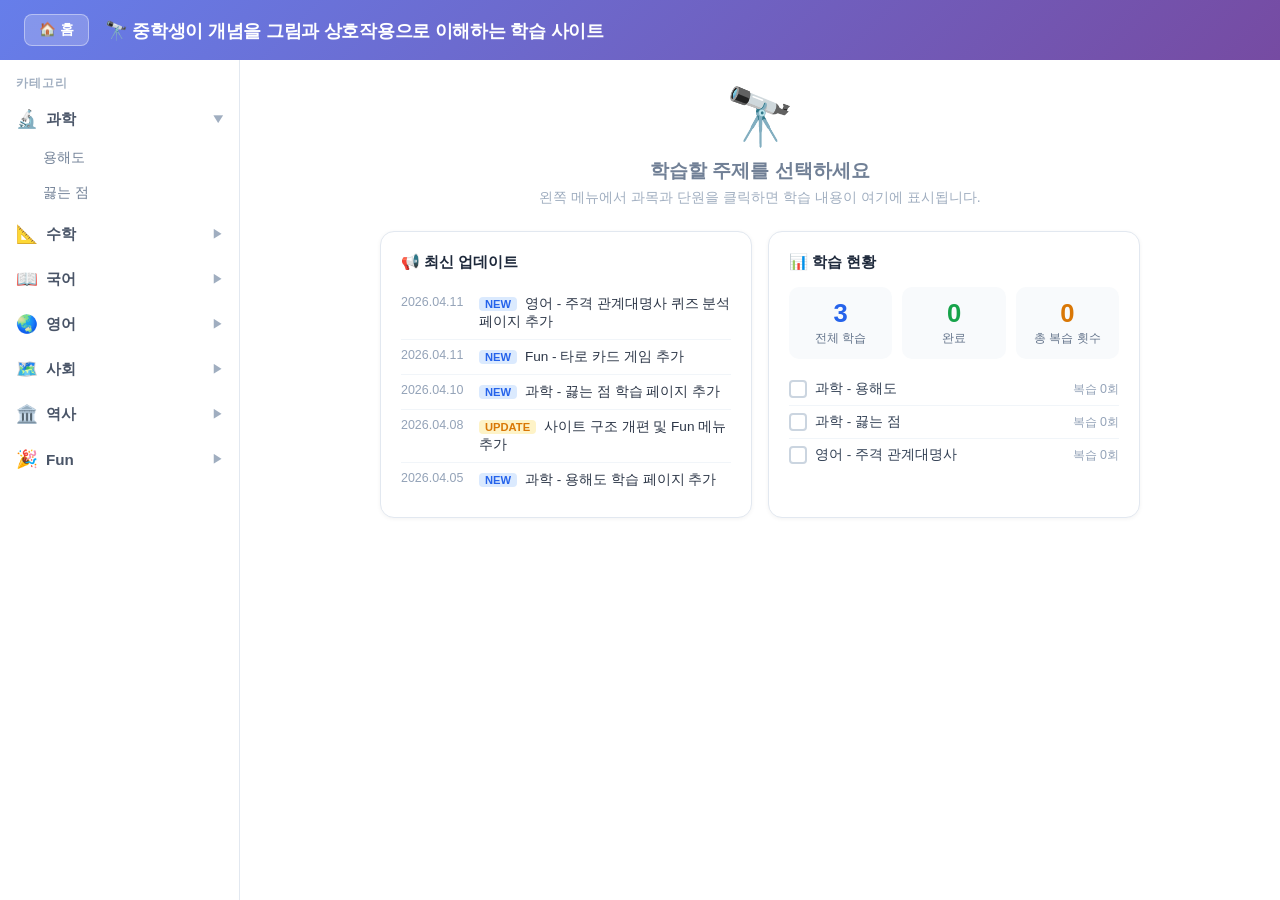
<file: index.html>
<!DOCTYPE html>
<html lang="ko">
<head>
    <meta charset="UTF-8">
    <meta name="viewport" content="width=device-width, initial-scale=1.0">
    <title>중학생이 개념을 그림과 상호작용으로 이해하는 학습 사이트</title>
    <style>
        * { box-sizing: border-box; margin: 0; padding: 0; }

        body {
            font-family: 'Segoe UI', Tahoma, Geneva, Verdana, sans-serif;
            background: #f0f4f8;
            color: #2d3748;
            height: 100vh;
            display: flex;
            flex-direction: column;
        }

        header {
            background: linear-gradient(135deg, #667eea, #764ba2);
            color: white;
            padding: 14px 24px;
            display: flex;
            align-items: center;
            gap: 16px;
            box-shadow: 0 2px 8px rgba(0,0,0,0.2);
            flex-shrink: 0;
        }

        .home-btn {
            background: rgba(255,255,255,0.2);
            border: 1px solid rgba(255,255,255,0.4);
            color: white;
            padding: 6px 14px;
            border-radius: 8px;
            cursor: pointer;
            font-size: 0.85rem;
            font-weight: 600;
            transition: background 0.15s;
            white-space: nowrap;
        }
        .home-btn:hover { background: rgba(255,255,255,0.35); }

        header h1 {
            font-size: 1.15rem;
            font-weight: 700;
            letter-spacing: -0.3px;
            flex: 1;
        }

        .main-layout {
            display: flex;
            flex: 1;
            overflow: hidden;
        }

        /* 좌측 사이드바 */
        .sidebar {
            width: 240px;
            min-width: 200px;
            background: #fff;
            border-right: 1px solid #e2e8f0;
            overflow-y: auto;
            padding: 16px 0;
        }

        .sidebar-title {
            font-size: 0.72rem;
            font-weight: 700;
            text-transform: uppercase;
            letter-spacing: 1px;
            color: #a0aec0;
            padding: 0 16px 8px;
        }

        .subject-group { margin-bottom: 4px; }

        .subject-header {
            display: flex;
            align-items: center;
            gap: 8px;
            padding: 10px 16px;
            cursor: pointer;
            font-weight: 600;
            font-size: 0.95rem;
            color: #4a5568;
            transition: background 0.15s;
            user-select: none;
        }
        .subject-header:hover { background: #f7fafc; }
        .subject-header .icon { font-size: 1.1rem; }
        .subject-header .arrow {
            margin-left: auto;
            font-size: 0.7rem;
            color: #a0aec0;
            transition: transform 0.2s;
        }
        .subject-group.open .arrow { transform: rotate(90deg); }

        .topic-list { display: none; padding-left: 0; }
        .subject-group.open .topic-list { display: block; }

        .topic-item {
            display: block;
            padding: 8px 16px 8px 40px;
            font-size: 0.88rem;
            color: #718096;
            cursor: pointer;
            transition: background 0.15s, color 0.15s;
            border-left: 3px solid transparent;
            text-decoration: none;
        }
        .topic-item:hover { background: #ebf4ff; color: #3182ce; }
        .topic-item.active {
            background: #ebf4ff;
            color: #2b6cb0;
            border-left-color: #3182ce;
            font-weight: 600;
        }

        /* 우측 콘텐츠 영역 */
        .content-area {
            flex: 1;
            display: flex;
            flex-direction: column;
            overflow: hidden;
        }

        .content-header {
            background: white;
            border-bottom: 1px solid #e2e8f0;
            padding: 12px 24px;
            display: flex;
            align-items: center;
            gap: 8px;
        }

        .breadcrumb { font-size: 0.85rem; color: #718096; }
        .breadcrumb span { color: #a0aec0; margin: 0 6px; }
        .breadcrumb strong { color: #2d3748; }

        .content-frame-wrap {
            flex: 1;
            background: white;
            overflow: hidden;
        }

        #content-iframe {
            width: 100%;
            height: 100%;
            border: none;
            display: block;
        }

        /* 웰컴 + 대시보드 */
        .welcome-screen {
            display: flex;
            flex-direction: column;
            align-items: center;
            height: 100%;
            color: #2d3748;
            overflow-y: auto;
            padding: 24px 20px;
        }
        .welcome-header {
            text-align: center;
            margin-bottom: 24px;
        }
        .welcome-header .big-icon { font-size: 3.5rem; }
        .welcome-header h2 { font-size: 1.2rem; color: #718096; font-weight: 600; margin-top: 8px; }
        .welcome-header p { font-size: 0.88rem; color: #a0aec0; margin-top: 4px; }

        .dashboard {
            width: 100%;
            max-width: 760px;
            display: grid;
            grid-template-columns: repeat(auto-fit, minmax(340px, 1fr));
            gap: 16px;
        }

        .dash-card {
            background: white;
            border-radius: 14px;
            padding: 20px;
            border: 1px solid #e2e8f0;
            box-shadow: 0 1px 4px rgba(0,0,0,0.05);
        }
        .dash-card h3 {
            font-size: 0.95rem;
            color: #1e293b;
            margin-bottom: 14px;
            display: flex;
            align-items: center;
            gap: 8px;
        }

        /* 최신 소식 */
        .news-list { list-style: none; }
        .news-item {
            display: flex;
            align-items: flex-start;
            gap: 10px;
            padding: 8px 0;
            border-bottom: 1px solid #f1f5f9;
            font-size: 0.85rem;
        }
        .news-item:last-child { border-bottom: none; }
        .news-date {
            color: #94a3b8;
            font-size: 0.78rem;
            white-space: nowrap;
            min-width: 68px;
        }
        .news-badge {
            display: inline-block;
            padding: 1px 6px;
            border-radius: 4px;
            font-size: 0.7rem;
            font-weight: 700;
            margin-right: 4px;
        }
        .news-badge.new { background: #dbeafe; color: #2563eb; }
        .news-badge.update { background: #fef3c7; color: #d97706; }

        /* 학습 현황 */
        .study-stats {
            display: grid;
            grid-template-columns: repeat(3, 1fr);
            gap: 10px;
            margin-bottom: 14px;
        }
        .stat-box {
            text-align: center;
            padding: 12px 8px;
            border-radius: 10px;
            background: #f8fafc;
        }
        .stat-box .stat-val {
            font-size: 1.6rem;
            font-weight: 800;
        }
        .stat-box .stat-label {
            font-size: 0.75rem;
            color: #64748b;
            margin-top: 2px;
        }

        /* 학습 목록 */
        .study-list { list-style: none; }
        .study-item {
            display: flex;
            align-items: center;
            gap: 8px;
            padding: 7px 0;
            border-bottom: 1px solid #f1f5f9;
            font-size: 0.85rem;
        }
        .study-item:last-child { border-bottom: none; }
        .study-check {
            width: 18px; height: 18px;
            border-radius: 4px;
            border: 2px solid #cbd5e0;
            cursor: pointer;
            display: flex;
            align-items: center;
            justify-content: center;
            font-size: 0.7rem;
            color: white;
            transition: all 0.15s;
            flex-shrink: 0;
        }
        .study-check.done {
            background: #16a34a;
            border-color: #16a34a;
        }
        .study-name { flex: 1; color: #334155; }
        .study-count {
            font-size: 0.78rem;
            color: #94a3b8;
            white-space: nowrap;
        }

        /* 스크롤바 */
        .sidebar::-webkit-scrollbar { width: 4px; }
        .sidebar::-webkit-scrollbar-thumb { background: #cbd5e0; border-radius: 4px; }
        .welcome-screen::-webkit-scrollbar { width: 4px; }
        .welcome-screen::-webkit-scrollbar-thumb { background: #cbd5e0; border-radius: 4px; }

        /* 모바일 */
        @media (max-width: 640px) {
            body { height: auto; min-height: 100vh; }
            header h1 { font-size: 0.95rem; }
            .home-btn { padding: 5px 10px; font-size: 0.78rem; }
            .main-layout { flex-direction: column; overflow: visible; }
            .sidebar {
                width: 100%; min-width: unset;
                border-right: none; border-bottom: 1px solid #e2e8f0;
                padding: 8px 0; overflow-y: visible;
            }
            .sidebar-title { padding: 6px 12px 4px; }
            .subject-group { margin-bottom: 0; }
            .subject-header { padding: 8px 12px; font-size: 0.9rem; }
            .topic-item { padding: 7px 12px 7px 32px; font-size: 0.85rem; }
            .content-area { overflow: visible; }
            .content-frame-wrap { overflow: visible; height: auto; }
            #content-iframe { height: 70vh; min-height: 400px; }
            .welcome-screen { padding: 16px 12px; height: auto; }
            .dashboard { grid-template-columns: 1fr; }
        }
    </style>
</head>
<body>

<header>
    <button class="home-btn" onclick="goHome()">🏠 홈</button>
    <h1>🔭 중학생이 개념을 그림과 상호작용으로 이해하는 학습 사이트</h1>
</header>

<div class="main-layout">

    <!-- 좌측: 과목 카테고리 -->
    <nav class="sidebar">
        <div class="sidebar-title">카테고리</div>

        <!-- 과학 -->
        <div class="subject-group open" id="group-science">
            <div class="subject-header" onclick="toggleGroup('group-science')">
                <span class="icon">🔬</span> 과학
                <span class="arrow">▶</span>
            </div>
            <div class="topic-list">
                <a class="topic-item" href="#" data-src="souhogisim/science-1-solubility.html" data-subject="과학" data-topic="용해도">용해도</a>
                <a class="topic-item" href="#" data-src="souhogisim/science-2-boiling-point.html" data-subject="과학" data-topic="끓는 점">끓는 점</a>
            </div>
        </div>

        <!-- 수학 -->
        <div class="subject-group" id="group-math">
            <div class="subject-header" onclick="toggleGroup('group-math')">
                <span class="icon">📐</span> 수학
                <span class="arrow">▶</span>
            </div>
            <div class="topic-list">
                <a class="topic-item coming-soon" href="#" data-subject="수학" data-topic="방정식">방정식 (준비 중)</a>
                <a class="topic-item coming-soon" href="#" data-subject="수학" data-topic="함수">함수 (준비 중)</a>
            </div>
        </div>

        <!-- 국어 -->
        <div class="subject-group" id="group-korean">
            <div class="subject-header" onclick="toggleGroup('group-korean')">
                <span class="icon">📖</span> 국어
                <span class="arrow">▶</span>
            </div>
            <div class="topic-list">
                <a class="topic-item coming-soon" href="#" data-subject="국어" data-topic="문학">문학 (준비 중)</a>
                <a class="topic-item coming-soon" href="#" data-subject="국어" data-topic="문법">문법 (준비 중)</a>
            </div>
        </div>

        <!-- 영어 -->
        <div class="subject-group" id="group-english">
            <div class="subject-header" onclick="toggleGroup('group-english')">
                <span class="icon">🌏</span> 영어
                <span class="arrow">▶</span>
            </div>
            <div class="topic-list">
                <a class="topic-item" href="#" data-src="souhogisim/english-1-relative-pronoun-quiz.html" data-subject="영어" data-topic="주격 관계대명사 퀴즈 분석">주격 관계대명사 퀴즈 분석</a>
                <a class="topic-item coming-soon" href="#" data-subject="영어" data-topic="문법">문법 (준비 중)</a>
            </div>
        </div>

        <!-- 사회 -->
        <div class="subject-group" id="group-social">
            <div class="subject-header" onclick="toggleGroup('group-social')">
                <span class="icon">🗺️</span> 사회
                <span class="arrow">▶</span>
            </div>
            <div class="topic-list">
                <a class="topic-item coming-soon" href="#" data-subject="사회" data-topic="지리">지리 (준비 중)</a>
            </div>
        </div>

        <!-- 역사 -->
        <div class="subject-group" id="group-history">
            <div class="subject-header" onclick="toggleGroup('group-history')">
                <span class="icon">🏛️</span> 역사
                <span class="arrow">▶</span>
            </div>
            <div class="topic-list">
                <a class="topic-item coming-soon" href="#" data-subject="역사" data-topic="근현대사">근현대사 (준비 중)</a>
            </div>
        </div>

        <!-- Fun -->
        <div class="subject-group" id="group-fun">
            <div class="subject-header" onclick="toggleGroup('group-fun')">
                <span class="icon">🎉</span> Fun
                <span class="arrow">▶</span>
            </div>
            <div class="topic-list">
                <a class="topic-item" href="#" data-src="fun.html#lotto" data-subject="Fun" data-topic="로또 번호 생성기">🎱 로또 번호 생성기</a>
                <a class="topic-item" href="#" data-src="fun.html#menu" data-subject="Fun" data-topic="오늘 저녁 뭐 먹지?">🍽️ 오늘 저녁 뭐 먹지?</a>
                <a class="topic-item" href="#" data-src="fun.html#arts" data-subject="Fun" data-topic="Google Arts &amp; Culture">🎨 Google Arts &amp; Culture</a>
                <a class="topic-item" href="#" data-src="fun.html#tarot" data-subject="Fun" data-topic="타로 카드">🔮 타로 카드</a>
                <a class="topic-item" href="#" data-src="fun.html#contact" data-subject="Fun" data-topic="제휴 문의">🤝 제휴 문의</a>
                <a class="topic-item" href="#" data-src="fun.html#comments" data-subject="Fun" data-topic="댓글">💬 댓글</a>
            </div>
        </div>

    </nav>

    <!-- 우측: 콘텐츠 -->
    <div class="content-area">
        <div class="content-header" id="breadcrumb-bar" style="display:none">
            <div class="breadcrumb">
                <span id="bc-subject"></span>
                <span>›</span>
                <strong id="bc-topic"></strong>
            </div>
        </div>

        <div class="content-frame-wrap">
            <div class="welcome-screen" id="welcome-screen">
                <div class="welcome-header">
                    <div class="big-icon">🔭</div>
                    <h2>학습할 주제를 선택하세요</h2>
                    <p id="welcome-hint">왼쪽 메뉴에서 과목과 단원을 클릭하면 학습 내용이 여기에 표시됩니다.</p>
                </div>

                <div class="dashboard">
                    <!-- 최신 소식 -->
                    <div class="dash-card">
                        <h3>📢 최신 업데이트</h3>
                        <ul class="news-list">
                            <li class="news-item">
                                <span class="news-date">2026.04.11</span>
                                <div><span class="news-badge new">NEW</span> 영어 - 주격 관계대명사 퀴즈 분석 페이지 추가</div>
                            </li>
                            <li class="news-item">
                                <span class="news-date">2026.04.11</span>
                                <div><span class="news-badge new">NEW</span> Fun - 타로 카드 게임 추가</div>
                            </li>
                            <li class="news-item">
                                <span class="news-date">2026.04.10</span>
                                <div><span class="news-badge new">NEW</span> 과학 - 끓는 점 학습 페이지 추가</div>
                            </li>
                            <li class="news-item">
                                <span class="news-date">2026.04.08</span>
                                <div><span class="news-badge update">UPDATE</span> 사이트 구조 개편 및 Fun 메뉴 추가</div>
                            </li>
                            <li class="news-item">
                                <span class="news-date">2026.04.05</span>
                                <div><span class="news-badge new">NEW</span> 과학 - 용해도 학습 페이지 추가</div>
                            </li>
                        </ul>
                    </div>

                    <!-- 학습 현황 -->
                    <div class="dash-card">
                        <h3>📊 학습 현황</h3>
                        <div class="study-stats">
                            <div class="stat-box">
                                <div class="stat-val" style="color:#2563eb;" id="stat-total">3</div>
                                <div class="stat-label">전체 학습</div>
                            </div>
                            <div class="stat-box">
                                <div class="stat-val" style="color:#16a34a;" id="stat-done">0</div>
                                <div class="stat-label">완료</div>
                            </div>
                            <div class="stat-box">
                                <div class="stat-val" style="color:#d97706;" id="stat-reviews">0</div>
                                <div class="stat-label">총 복습 횟수</div>
                            </div>
                        </div>
                        <ul class="study-list" id="study-list">
                            <!-- JS로 채워짐 -->
                        </ul>
                    </div>
                </div>
            </div>
            <iframe id="content-iframe" style="display:none" title="학습 콘텐츠"></iframe>
        </div>
    </div>

</div>

<script>
    // 학습 페이지 목록 (key: localStorage 키, name: 표시명, src: 경로)
    var STUDY_PAGES = [
        { key: 'science-1-solubility', name: '과학 - 용해도', src: 'souhogisim/science-1-solubility.html' },
        { key: 'science-2-boiling-point', name: '과학 - 끓는 점', src: 'souhogisim/science-2-boiling-point.html' },
        { key: 'english-1-relative-pronoun', name: '영어 - 주격 관계대명사', src: 'souhogisim/english-1-relative-pronoun-quiz.html' }
    ];

    // localStorage 헬퍼
    function getStudyData() {
        try { return JSON.parse(localStorage.getItem('studyData')) || {}; } catch(e) { return {}; }
    }
    function saveStudyData(data) {
        localStorage.setItem('studyData', JSON.stringify(data));
    }

    // 복습 횟수 증가
    function recordVisit(src) {
        var data = getStudyData();
        var page = STUDY_PAGES.find(function(p) { return src.indexOf(p.src) !== -1; });
        if (!page) return;
        if (!data[page.key]) data[page.key] = { visits: 0, done: false };
        data[page.key].visits++;
        saveStudyData(data);
    }

    // 학습 완료 토글
    function toggleDone(key) {
        var data = getStudyData();
        if (!data[key]) data[key] = { visits: 0, done: false };
        data[key].done = !data[key].done;
        saveStudyData(data);
        renderDashboard();
    }

    // 대시보드 렌더링
    function renderDashboard() {
        var data = getStudyData();
        var totalReviews = 0;
        var doneCount = 0;
        var listEl = document.getElementById('study-list');
        listEl.innerHTML = '';

        STUDY_PAGES.forEach(function(page) {
            var d = data[page.key] || { visits: 0, done: false };
            totalReviews += d.visits;
            if (d.done) doneCount++;

            var li = document.createElement('li');
            li.className = 'study-item';
            li.innerHTML =
                '<div class="study-check ' + (d.done ? 'done' : '') + '" onclick="toggleDone(\'' + page.key + '\')">' +
                    (d.done ? '&#10003;' : '') +
                '</div>' +
                '<span class="study-name">' + page.name + '</span>' +
                '<span class="study-count">복습 ' + d.visits + '회</span>';
            listEl.appendChild(li);
        });

        document.getElementById('stat-total').textContent = STUDY_PAGES.length;
        document.getElementById('stat-done').textContent = doneCount;
        document.getElementById('stat-reviews').textContent = totalReviews;
    }

    // 홈으로 돌아가기
    function goHome() {
        var iframe = document.getElementById('content-iframe');
        var welcome = document.getElementById('welcome-screen');
        iframe.style.display = 'none';
        iframe.src = '';
        welcome.style.display = 'flex';
        document.getElementById('breadcrumb-bar').style.display = 'none';
        document.querySelectorAll('.topic-item').forEach(function(t) { t.classList.remove('active'); });
        renderDashboard();
    }

    function toggleGroup(id) {
        var group = document.getElementById(id);
        group.classList.toggle('open');
    }

    document.querySelectorAll('.topic-item:not(.coming-soon)').forEach(function(item) {
        item.addEventListener('click', function(e) {
            e.preventDefault();
            var src = this.dataset.src;
            var subject = this.dataset.subject;
            var topic = this.dataset.topic;

            document.querySelectorAll('.topic-item').forEach(function(t) { t.classList.remove('active'); });
            this.classList.add('active');

            document.getElementById('bc-subject').textContent = subject;
            document.getElementById('bc-topic').textContent = topic;
            document.getElementById('breadcrumb-bar').style.display = 'flex';

            var iframe = document.getElementById('content-iframe');
            var welcome = document.getElementById('welcome-screen');
            iframe.src = src;
            iframe.style.display = 'block';
            welcome.style.display = 'none';

            // 복습 횟수 기록
            recordVisit(src);
        });
    });

    document.querySelectorAll('.topic-item.coming-soon').forEach(function(item) {
        item.addEventListener('click', function(e) { e.preventDefault(); });
    });

    // 모바일 환영 문구
    if (window.matchMedia('(max-width: 640px)').matches) {
        var hint = document.getElementById('welcome-hint');
        if (hint) hint.textContent = '위쪽 메뉴에서 과목과 단원을 클릭하면 학습 내용이 여기에 표시됩니다.';
    }

    // 초기 대시보드 렌더링
    renderDashboard();
</script>

</body>
</html>
</file>
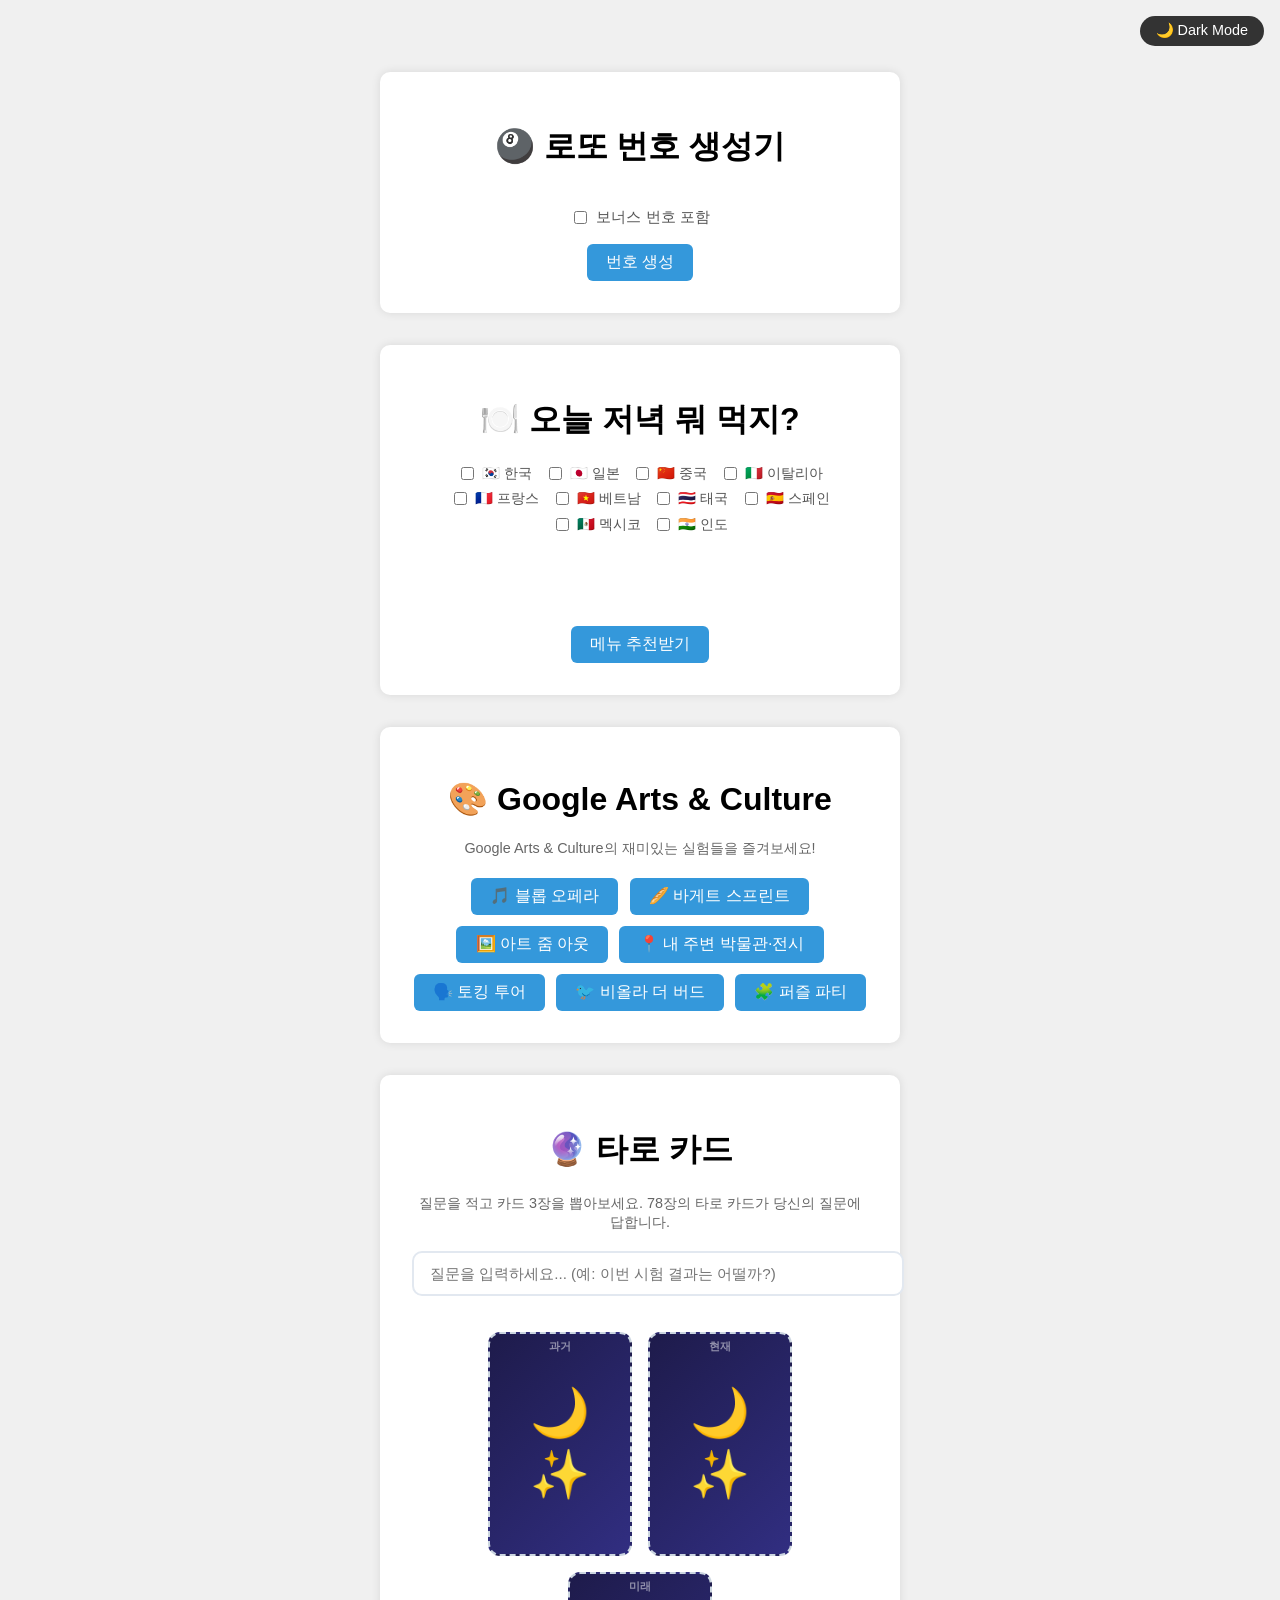
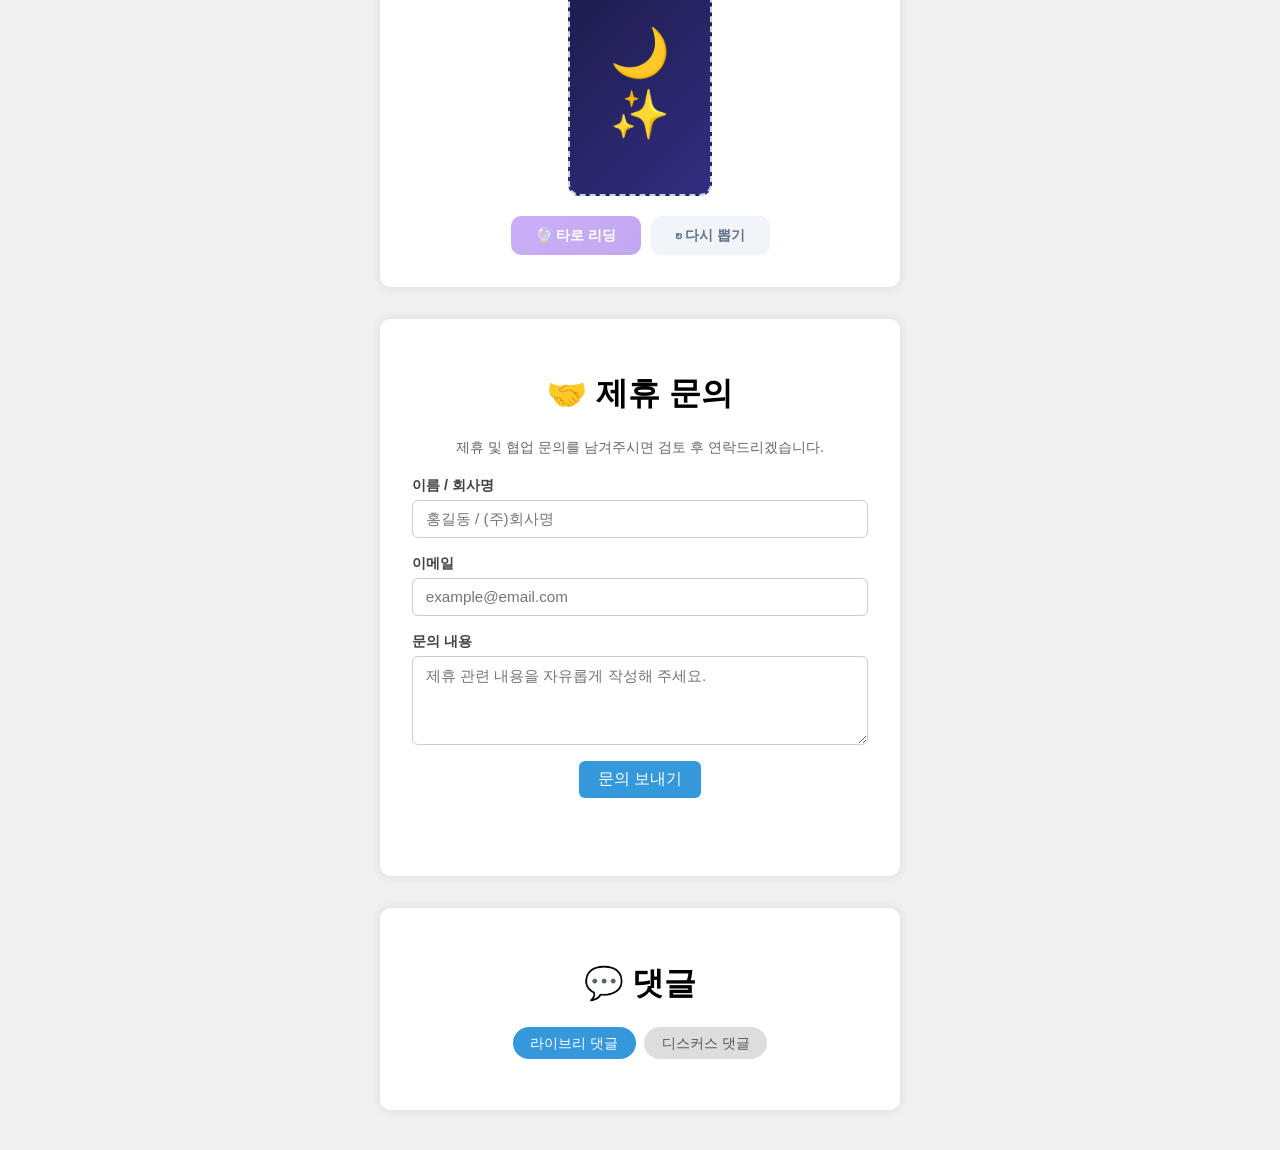
<file: fun.html>
<!DOCTYPE html>
<html lang="ko">
<head>
    <meta charset="UTF-8">
    <meta name="viewport" content="width=device-width, initial-scale=1.0">
    <title>Fun And Fun</title>
    <link rel="stylesheet" href="style.css">
</head>
<body>
    <button id="theme-toggle" class="theme-toggle">🌙 Dark Mode</button>
    <div class="page-wrapper">

        <!-- 로또 섹션 -->
        <div class="container" id="lotto">
            <h1>🎱 로또 번호 생성기</h1>
            <div id="lotto-sets"></div>
            <div class="bonus-option">
                <label>
                    <input type="checkbox" id="bonus-check"> 보너스 번호 포함
                </label>
            </div>
            <div class="controls">
                <button id="generate">번호 생성</button>
            </div>
        </div>

        <!-- 저녁 메뉴 섹션 -->
        <div class="container" id="menu">
            <h1>🍽️ 오늘 저녁 뭐 먹지?</h1>
            <div class="country-checkboxes">
                <label><input type="checkbox" class="country-check" value="한국"> 🇰🇷 한국</label>
                <label><input type="checkbox" class="country-check" value="일본"> 🇯🇵 일본</label>
                <label><input type="checkbox" class="country-check" value="중국"> 🇨🇳 중국</label>
                <label><input type="checkbox" class="country-check" value="이탈리아"> 🇮🇹 이탈리아</label>
                <label><input type="checkbox" class="country-check" value="프랑스"> 🇫🇷 프랑스</label>
                <label><input type="checkbox" class="country-check" value="베트남"> 🇻🇳 베트남</label>
                <label><input type="checkbox" class="country-check" value="태국"> 🇹🇭 태국</label>
                <label><input type="checkbox" class="country-check" value="스페인"> 🇪🇸 스페인</label>
                <label><input type="checkbox" class="country-check" value="멕시코"> 🇲🇽 멕시코</label>
                <label><input type="checkbox" class="country-check" value="인도"> 🇮🇳 인도</label>
            </div>
            <div id="menu-result" class="menu-result"></div>
            <div class="controls">
                <button id="recommend">메뉴 추천받기</button>
            </div>
        </div>

        <!-- Google Arts & Culture 게임 섹션 -->
        <div class="container" id="arts">
            <h1>🎨 Google Arts &amp; Culture</h1>
            <p class="form-desc">Google Arts &amp; Culture의 재미있는 실험들을 즐겨보세요!</p>
            <div class="controls arts-btns">
                <a href="https://artsandculture.google.com/experiment/blob-opera/AAHWrq360NcGbw?cp=e30." target="_blank" rel="noopener noreferrer">
                    <button>🎵 블롭 오페라</button>
                </a>
                <a href="https://artsandculture.google.com/experiment/ZQFQrRgrvmOImQ" target="_blank" rel="noopener noreferrer">
                    <button>🥖 바게트 스프린트</button>
                </a>
                <a href="https://artsandculture.google.com/art-zoom-out" target="_blank" rel="noopener noreferrer">
                    <button>🖼️ 아트 줌 아웃</button>
                </a>
                <a href="https://artsandculture.google.com/nearby" target="_blank" rel="noopener noreferrer">
                    <button>📍 내 주변 박물관·전시</button>
                </a>
                <a href="https://artsandculture.google.com/experiment/8AGlfzgsYmBeIA" target="_blank" rel="noopener noreferrer">
                    <button>🗣️ 토킹 투어</button>
                </a>
                <a href="https://artsandculture.google.com/experiment/viola-the-bird/nAEJVwNkp-FnrQ" target="_blank" rel="noopener noreferrer">
                    <button>🐦 비올라 더 버드</button>
                </a>
                <a href="https://artsandculture.google.com/experiment/puzzle-party/EwGBPZlIzv0KRw" target="_blank" rel="noopener noreferrer">
                    <button>🧩 퍼즐 파티</button>
                </a>
            </div>
        </div>

        <!-- 타로 카드 섹션 -->
        <div class="container" id="tarot">
            <h1>🔮 타로 카드</h1>
            <p class="form-desc">질문을 적고 카드 3장을 뽑아보세요. 78장의 타로 카드가 당신의 질문에 답합니다.</p>

            <style>
                .tarot-input {
                    width: 100%;
                    padding: 12px 16px;
                    border: 2px solid #e2e8f0;
                    border-radius: 10px;
                    font-size: 0.95rem;
                    font-family: inherit;
                    margin-bottom: 16px;
                    transition: border-color 0.2s;
                }
                .tarot-input:focus { outline: none; border-color: #7c3aed; }
                .tarot-deck {
                    display: flex;
                    justify-content: center;
                    gap: 16px;
                    margin: 20px 0;
                    flex-wrap: wrap;
                }
                .tarot-slot {
                    width: 140px;
                    height: 220px;
                    border-radius: 12px;
                    border: 2px dashed #cbd5e0;
                    display: flex;
                    align-items: center;
                    justify-content: center;
                    font-size: 0.85rem;
                    color: #94a3b8;
                    cursor: pointer;
                    transition: all 0.3s;
                    position: relative;
                    overflow: hidden;
                    background: linear-gradient(135deg, #1e1b4b, #312e81);
                }
                .tarot-slot:hover:not(.drawn) {
                    border-color: #7c3aed;
                    box-shadow: 0 0 20px rgba(124,58,237,0.3);
                }
                .tarot-slot.drawn {
                    border: 2px solid #7c3aed;
                    cursor: default;
                }
                .tarot-slot .card-back {
                    font-size: 3rem;
                    text-align: center;
                    line-height: 1.3;
                }
                .tarot-slot .card-front {
                    display: none;
                    flex-direction: column;
                    align-items: center;
                    justify-content: center;
                    text-align: center;
                    padding: 10px;
                    width: 100%;
                    height: 100%;
                    background: linear-gradient(135deg, #faf5ff, #f3e8ff);
                    color: #1e1b4b;
                }
                .tarot-slot.drawn .card-back { display: none; }
                .tarot-slot.drawn .card-front { display: flex; }
                .card-front .card-symbol { font-size: 2.5rem; margin-bottom: 6px; }
                .card-front .card-name {
                    font-size: 0.78rem;
                    font-weight: 700;
                    color: #5b21b6;
                    line-height: 1.3;
                }
                .card-front .card-name-kr {
                    font-size: 0.72rem;
                    color: #7c3aed;
                    margin-top: 2px;
                }
                .card-label {
                    position: absolute;
                    top: 6px;
                    left: 50%;
                    transform: translateX(-50%);
                    font-size: 0.68rem;
                    color: rgba(255,255,255,0.5);
                    font-weight: 600;
                }
                .tarot-slot.drawn .card-label { color: #a78bfa; }

                .tarot-actions {
                    display: flex;
                    gap: 10px;
                    justify-content: center;
                    flex-wrap: wrap;
                    margin-top: 10px;
                }
                .tarot-btn {
                    padding: 10px 24px;
                    border: none;
                    border-radius: 10px;
                    font-size: 0.9rem;
                    font-weight: 600;
                    cursor: pointer;
                    transition: all 0.2s;
                    font-family: inherit;
                }
                .tarot-btn.read {
                    background: linear-gradient(135deg, #7c3aed, #6d28d9);
                    color: white;
                }
                .tarot-btn.read:hover { box-shadow: 0 4px 16px rgba(124,58,237,0.4); }
                .tarot-btn.read:disabled { opacity: 0.4; cursor: not-allowed; box-shadow: none; }
                .tarot-btn.reset {
                    background: #f1f5f9;
                    color: #64748b;
                }
                .tarot-btn.reset:hover { background: #e2e8f0; }

                .tarot-reading {
                    display: none;
                    margin-top: 20px;
                    padding: 20px;
                    background: linear-gradient(135deg, #faf5ff, #ede9fe);
                    border-radius: 14px;
                    border: 1px solid #ddd6fe;
                    line-height: 1.7;
                    font-size: 0.92rem;
                    color: #1e1b4b;
                }
                .tarot-reading h3 {
                    font-size: 1.05rem;
                    color: #5b21b6;
                    margin-bottom: 14px;
                }
                .tarot-reading .reading-card {
                    margin-bottom: 14px;
                    padding: 14px;
                    background: white;
                    border-radius: 10px;
                    border-left: 4px solid #7c3aed;
                }
                .tarot-reading .reading-card .rc-title {
                    font-weight: 700;
                    color: #5b21b6;
                    margin-bottom: 6px;
                }
                .tarot-reading .reading-summary {
                    margin-top: 14px;
                    padding: 14px;
                    background: white;
                    border-radius: 10px;
                    border-left: 4px solid #d97706;
                }
                .tarot-reading .reading-summary .rs-title {
                    font-weight: 700;
                    color: #d97706;
                    margin-bottom: 6px;
                }

                @keyframes cardFlip {
                    0% { transform: rotateY(0deg) scale(1); }
                    50% { transform: rotateY(90deg) scale(1.05); }
                    100% { transform: rotateY(0deg) scale(1); }
                }
                .tarot-slot.flipping { animation: cardFlip 0.5s ease; }

                .ai-section {
                    display: none;
                    margin-top: 20px;
                    padding: 20px;
                    background: linear-gradient(135deg, #f0f9ff, #e0f2fe);
                    border-radius: 14px;
                    border: 1px solid #bae6fd;
                }
                .ai-section h3 {
                    font-size: 1rem;
                    color: #0369a1;
                    margin-bottom: 6px;
                }
                .ai-section .ai-hint {
                    font-size: 0.84rem;
                    color: #64748b;
                    margin-bottom: 14px;
                }
                .ai-prompt-box {
                    background: white;
                    border: 1px solid #e2e8f0;
                    border-radius: 10px;
                    padding: 14px;
                    font-size: 0.85rem;
                    line-height: 1.6;
                    color: #334155;
                    max-height: 180px;
                    overflow-y: auto;
                    margin-bottom: 14px;
                    white-space: pre-wrap;
                    word-break: break-word;
                }
                .ai-buttons {
                    display: flex;
                    gap: 8px;
                    flex-wrap: wrap;
                }
                .ai-btn {
                    padding: 10px 18px;
                    border: none;
                    border-radius: 10px;
                    font-size: 0.85rem;
                    font-weight: 600;
                    cursor: pointer;
                    transition: all 0.2s;
                    font-family: inherit;
                    display: flex;
                    align-items: center;
                    gap: 6px;
                    text-decoration: none;
                    color: white;
                }
                .ai-btn:hover { transform: translateY(-1px); box-shadow: 0 4px 12px rgba(0,0,0,0.15); }
                .ai-btn.copy { background: #475569; }
                .ai-btn.copy.copied { background: #16a34a; }
                .ai-btn.chatgpt { background: #10a37f; }
                .ai-btn.gemini { background: #4285f4; }
                .ai-btn.claude { background: #d97706; }
            </style>

            <input type="text" class="tarot-input" id="tarot-question" placeholder="질문을 입력하세요... (예: 이번 시험 결과는 어떨까?)" maxlength="200">

            <div class="tarot-deck">
                <div class="tarot-slot" id="tarot-card-1" onclick="drawCard(0)">
                    <span class="card-label">과거</span>
                    <div class="card-back">🌙<br>✨</div>
                    <div class="card-front">
                        <div class="card-symbol"></div>
                        <div class="card-name"></div>
                        <div class="card-name-kr"></div>
                    </div>
                </div>
                <div class="tarot-slot" id="tarot-card-2" onclick="drawCard(1)">
                    <span class="card-label">현재</span>
                    <div class="card-back">🌙<br>✨</div>
                    <div class="card-front">
                        <div class="card-symbol"></div>
                        <div class="card-name"></div>
                        <div class="card-name-kr"></div>
                    </div>
                </div>
                <div class="tarot-slot" id="tarot-card-3" onclick="drawCard(2)">
                    <span class="card-label">미래</span>
                    <div class="card-back">🌙<br>✨</div>
                    <div class="card-front">
                        <div class="card-symbol"></div>
                        <div class="card-name"></div>
                        <div class="card-name-kr"></div>
                    </div>
                </div>
            </div>

            <!-- AI 해석 섹션 (카드 3장 뽑으면 타로 리딩 버튼과 함께 표시) -->
            <div class="ai-section" id="ai-section">
                <h3>🤖 AI에게 더 자세한 해석 받기</h3>
                <p class="ai-hint">아래 해석 요청문을 복사한 뒤, 원하는 AI에 붙여넣어 보세요.</p>
                <div class="ai-prompt-box" id="ai-prompt-box"></div>
                <div class="ai-buttons">
                    <button class="ai-btn copy" id="ai-copy-btn" onclick="copyAiPrompt()">📋 해석문구 복사</button>
                    <a class="ai-btn chatgpt" href="https://chatgpt.com/" target="_blank" rel="noopener noreferrer">💬 ChatGPT</a>
                    <a class="ai-btn gemini" href="https://gemini.google.com/" target="_blank" rel="noopener noreferrer">✨ Gemini</a>
                    <a class="ai-btn claude" href="https://claude.ai/" target="_blank" rel="noopener noreferrer">🧡 Claude</a>
                </div>
            </div>

            <div class="tarot-actions">
                <button class="tarot-btn read" id="tarot-read-btn" onclick="readTarot()" disabled>🔮 타로 리딩</button>
                <button class="tarot-btn reset" onclick="resetTarot()">↻ 다시 뽑기</button>
            </div>

            <div class="tarot-reading" id="tarot-reading"></div>

            <script>
            (function() {
                // 78장 타로 카드 데이터
                var TAROT = [
                    // Major Arcana (22장)
                    {name:'The Fool',kr:'바보',symbol:'🃏',meaning:'새로운 시작, 순수함, 모험',reverse:'무모함, 부주의, 위험'},
                    {name:'The Magician',kr:'마법사',symbol:'🎩',meaning:'창의력, 자신감, 능력 발휘',reverse:'속임수, 능력 낭비, 자만'},
                    {name:'The High Priestess',kr:'여사제',symbol:'🌙',meaning:'직관, 지혜, 내면의 목소리',reverse:'비밀, 불안, 직관 무시'},
                    {name:'The Empress',kr:'여황제',symbol:'👑',meaning:'풍요, 모성애, 창조력',reverse:'의존, 과잉보호, 공허'},
                    {name:'The Emperor',kr:'황제',symbol:'🏰',meaning:'권위, 안정, 리더십',reverse:'독재, 경직, 통제 욕구'},
                    {name:'The Hierophant',kr:'교황',symbol:'📿',meaning:'전통, 교육, 영적 지도',reverse:'반항, 비관습, 자유'},
                    {name:'The Lovers',kr:'연인',symbol:'💕',meaning:'사랑, 조화, 선택',reverse:'갈등, 불균형, 잘못된 선택'},
                    {name:'The Chariot',kr:'전차',symbol:'🏇',meaning:'의지력, 승리, 전진',reverse:'방향 상실, 좌절, 공격성'},
                    {name:'Strength',kr:'힘',symbol:'🦁',meaning:'용기, 인내, 내면의 힘',reverse:'자기 의심, 나약함, 불안'},
                    {name:'The Hermit',kr:'은둔자',symbol:'🏔️',meaning:'성찰, 내면 탐색, 지혜',reverse:'고립, 외로움, 과도한 은둔'},
                    {name:'Wheel of Fortune',kr:'운명의 수레바퀴',symbol:'🎡',meaning:'행운, 변화, 전환점',reverse:'불운, 저항, 통제불능'},
                    {name:'Justice',kr:'정의',symbol:'⚖️',meaning:'공정함, 진실, 균형',reverse:'불공정, 부정직, 편견'},
                    {name:'The Hanged Man',kr:'매달린 사람',symbol:'🙃',meaning:'희생, 새로운 관점, 기다림',reverse:'저항, 무의미한 희생, 지연'},
                    {name:'Death',kr:'죽음',symbol:'🦋',meaning:'변화, 끝과 시작, 변환',reverse:'변화 거부, 정체, 집착'},
                    {name:'Temperance',kr:'절제',symbol:'🌈',meaning:'균형, 조화, 인내',reverse:'불균형, 과잉, 조급함'},
                    {name:'The Devil',kr:'악마',symbol:'⛓️',meaning:'유혹, 집착, 물질주의',reverse:'해방, 자유, 속박에서 벗어남'},
                    {name:'The Tower',kr:'탑',symbol:'⚡',meaning:'갑작스런 변화, 충격, 깨달음',reverse:'변화 회피, 두려움, 느린 변화'},
                    {name:'The Star',kr:'별',symbol:'⭐',meaning:'희망, 영감, 치유',reverse:'절망, 불신, 방향 상실'},
                    {name:'The Moon',kr:'달',symbol:'🌕',meaning:'환상, 불안, 무의식',reverse:'혼란 해소, 진실 발견, 두려움 극복'},
                    {name:'The Sun',kr:'태양',symbol:'☀️',meaning:'기쁨, 성공, 활력',reverse:'우울, 실패감, 자신감 부족'},
                    {name:'Judgement',kr:'심판',symbol:'📯',meaning:'부활, 반성, 새 출발',reverse:'자기 비난, 후회, 판단 거부'},
                    {name:'The World',kr:'세계',symbol:'🌍',meaning:'완성, 성취, 통합',reverse:'미완성, 지연, 목표 부재'},
                    // Minor Arcana - Wands (14장)
                    {name:'Ace of Wands',kr:'완드 에이스',symbol:'🔥',meaning:'영감, 새 기회, 열정',reverse:'지연, 동기 부족'},
                    {name:'Two of Wands',kr:'완드 2',symbol:'🔥',meaning:'계획, 결정, 미래 구상',reverse:'우유부단, 두려움'},
                    {name:'Three of Wands',kr:'완드 3',symbol:'🔥',meaning:'확장, 성장, 먼 여행',reverse:'실망, 지연'},
                    {name:'Four of Wands',kr:'완드 4',symbol:'🔥',meaning:'축하, 안정, 조화',reverse:'불안정, 갈등'},
                    {name:'Five of Wands',kr:'완드 5',symbol:'🔥',meaning:'경쟁, 갈등, 도전',reverse:'회피, 타협'},
                    {name:'Six of Wands',kr:'완드 6',symbol:'🔥',meaning:'승리, 인정, 자신감',reverse:'실패, 자만'},
                    {name:'Seven of Wands',kr:'완드 7',symbol:'🔥',meaning:'방어, 끈기, 도전',reverse:'포기, 압도당함'},
                    {name:'Eight of Wands',kr:'완드 8',symbol:'🔥',meaning:'빠른 진행, 행동, 움직임',reverse:'지연, 좌절'},
                    {name:'Nine of Wands',kr:'완드 9',symbol:'🔥',meaning:'인내, 끈기, 마지막 시련',reverse:'지침, 방어적'},
                    {name:'Ten of Wands',kr:'완드 10',symbol:'🔥',meaning:'부담, 책임, 과로',reverse:'위임, 짐 내려놓기'},
                    {name:'Page of Wands',kr:'완드 시종',symbol:'🔥',meaning:'탐험, 호기심, 새 소식',reverse:'미숙, 방향 없음'},
                    {name:'Knight of Wands',kr:'완드 기사',symbol:'🔥',meaning:'열정, 모험, 대담함',reverse:'성급함, 무모함'},
                    {name:'Queen of Wands',kr:'완드 여왕',symbol:'🔥',meaning:'자신감, 따뜻함, 결단력',reverse:'질투, 이기적'},
                    {name:'King of Wands',kr:'완드 왕',symbol:'🔥',meaning:'리더십, 비전, 기업가',reverse:'독선, 무자비'},
                    // Minor Arcana - Cups (14장)
                    {name:'Ace of Cups',kr:'컵 에이스',symbol:'💧',meaning:'새 감정, 사랑, 직관',reverse:'감정 억압, 공허'},
                    {name:'Two of Cups',kr:'컵 2',symbol:'💧',meaning:'파트너십, 연결, 조화',reverse:'불화, 단절'},
                    {name:'Three of Cups',kr:'컵 3',symbol:'💧',meaning:'축하, 우정, 기쁨',reverse:'과잉, 소외'},
                    {name:'Four of Cups',kr:'컵 4',symbol:'💧',meaning:'명상, 무관심, 재평가',reverse:'기회 인식, 동기'},
                    {name:'Five of Cups',kr:'컵 5',symbol:'💧',meaning:'상실, 슬픔, 후회',reverse:'회복, 수용'},
                    {name:'Six of Cups',kr:'컵 6',symbol:'💧',meaning:'향수, 추억, 순수함',reverse:'과거 집착'},
                    {name:'Seven of Cups',kr:'컵 7',symbol:'💧',meaning:'환상, 선택, 상상',reverse:'현실 직시'},
                    {name:'Eight of Cups',kr:'컵 8',symbol:'💧',meaning:'떠남, 포기, 새 길',reverse:'집착, 두려움'},
                    {name:'Nine of Cups',kr:'컵 9',symbol:'💧',meaning:'만족, 소원 성취, 행복',reverse:'불만족, 탐욕'},
                    {name:'Ten of Cups',kr:'컵 10',symbol:'💧',meaning:'행복, 가정, 완전한 사랑',reverse:'불화, 파탄'},
                    {name:'Page of Cups',kr:'컵 시종',symbol:'💧',meaning:'감성, 직관, 새 감정',reverse:'미성숙, 감정적'},
                    {name:'Knight of Cups',kr:'컵 기사',symbol:'💧',meaning:'로맨스, 매력, 제안',reverse:'변덕, 비현실적'},
                    {name:'Queen of Cups',kr:'컵 여왕',symbol:'💧',meaning:'공감, 돌봄, 직관',reverse:'감정 과잉, 의존'},
                    {name:'King of Cups',kr:'컵 왕',symbol:'💧',meaning:'감정 통제, 지혜, 관용',reverse:'감정 억압, 냉담'},
                    // Minor Arcana - Swords (14장)
                    {name:'Ace of Swords',kr:'소드 에이스',symbol:'⚔️',meaning:'명확함, 진실, 돌파구',reverse:'혼란, 오해'},
                    {name:'Two of Swords',kr:'소드 2',symbol:'⚔️',meaning:'균형, 결정 보류, 교착',reverse:'정보 과부하, 결정'},
                    {name:'Three of Swords',kr:'소드 3',symbol:'⚔️',meaning:'슬픔, 상처, 이별',reverse:'치유, 용서'},
                    {name:'Four of Swords',kr:'소드 4',symbol:'⚔️',meaning:'휴식, 회복, 명상',reverse:'불안, 번아웃'},
                    {name:'Five of Swords',kr:'소드 5',symbol:'⚔️',meaning:'갈등, 패배, 긴장',reverse:'화해, 타협'},
                    {name:'Six of Swords',kr:'소드 6',symbol:'⚔️',meaning:'이동, 전환, 회복',reverse:'정체, 미해결'},
                    {name:'Seven of Swords',kr:'소드 7',symbol:'⚔️',meaning:'전략, 은밀함, 계략',reverse:'양심, 진실'},
                    {name:'Eight of Swords',kr:'소드 8',symbol:'⚔️',meaning:'속박, 제한, 무력감',reverse:'해방, 자유'},
                    {name:'Nine of Swords',kr:'소드 9',symbol:'⚔️',meaning:'걱정, 불안, 악몽',reverse:'회복, 희망'},
                    {name:'Ten of Swords',kr:'소드 10',symbol:'⚔️',meaning:'끝, 바닥, 새 시작의 전조',reverse:'회복, 재기'},
                    {name:'Page of Swords',kr:'소드 시종',symbol:'⚔️',meaning:'호기심, 지적 탐구',reverse:'가십, 성급함'},
                    {name:'Knight of Swords',kr:'소드 기사',symbol:'⚔️',meaning:'결단, 야심, 빠른 행동',reverse:'무모, 공격적'},
                    {name:'Queen of Swords',kr:'소드 여왕',symbol:'⚔️',meaning:'독립, 명석함, 직설',reverse:'냉정, 편협'},
                    {name:'King of Swords',kr:'소드 왕',symbol:'⚔️',meaning:'권위, 지성, 진실',reverse:'독단, 잔인'},
                    // Minor Arcana - Pentacles (14장)
                    {name:'Ace of Pentacles',kr:'펜타클 에이스',symbol:'💰',meaning:'새 기회, 번영, 잠재력',reverse:'기회 놓침, 낭비'},
                    {name:'Two of Pentacles',kr:'펜타클 2',symbol:'💰',meaning:'균형, 적응, 우선순위',reverse:'불균형, 과부하'},
                    {name:'Three of Pentacles',kr:'펜타클 3',symbol:'💰',meaning:'팀워크, 기술, 협력',reverse:'비협조, 미숙'},
                    {name:'Four of Pentacles',kr:'펜타클 4',symbol:'💰',meaning:'안정, 보존, 절약',reverse:'인색, 집착'},
                    {name:'Five of Pentacles',kr:'펜타클 5',symbol:'💰',meaning:'어려움, 결핍, 고립',reverse:'회복, 도움'},
                    {name:'Six of Pentacles',kr:'펜타클 6',symbol:'💰',meaning:'관대, 나눔, 균형',reverse:'빚, 이기심'},
                    {name:'Seven of Pentacles',kr:'펜타클 7',symbol:'💰',meaning:'인내, 투자, 장기 성과',reverse:'조급, 낭비'},
                    {name:'Eight of Pentacles',kr:'펜타클 8',symbol:'💰',meaning:'근면, 기술 향상, 집중',reverse:'완벽주의, 지루함'},
                    {name:'Nine of Pentacles',kr:'펜타클 9',symbol:'💰',meaning:'풍요, 자급자족, 성취',reverse:'과시, 외로움'},
                    {name:'Ten of Pentacles',kr:'펜타클 10',symbol:'💰',meaning:'부, 유산, 가족 번영',reverse:'분쟁, 손실'},
                    {name:'Page of Pentacles',kr:'펜타클 시종',symbol:'💰',meaning:'학습, 새 기술, 기회',reverse:'비현실적, 게으름'},
                    {name:'Knight of Pentacles',kr:'펜타클 기사',symbol:'💰',meaning:'성실, 책임, 꾸준함',reverse:'지루함, 완고'},
                    {name:'Queen of Pentacles',kr:'펜타클 여왕',symbol:'💰',meaning:'실용, 안정, 양육',reverse:'불안정, 질투'},
                    {name:'King of Pentacles',kr:'펜타클 왕',symbol:'💰',meaning:'부, 사업 성공, 안정',reverse:'탐욕, 물질주의'}
                ];

                var drawnCards = [null, null, null];
                var drawOrder = 0;
                var usedIndices = [];

                window.drawCard = function(slot) {
                    if (drawnCards[slot]) return;
                    var question = document.getElementById('tarot-question').value.trim();
                    if (!question) {
                        document.getElementById('tarot-question').style.borderColor = '#dc2626';
                        document.getElementById('tarot-question').focus();
                        setTimeout(function() {
                            document.getElementById('tarot-question').style.borderColor = '#e2e8f0';
                        }, 1500);
                        return;
                    }

                    var idx;
                    do { idx = Math.floor(Math.random() * TAROT.length); } while (usedIndices.indexOf(idx) !== -1);
                    usedIndices.push(idx);

                    var card = TAROT[idx];
                    var isReversed = Math.random() < 0.3;
                    drawnCards[slot] = { card: card, reversed: isReversed };

                    var el = document.getElementById('tarot-card-' + (slot + 1));
                    el.classList.add('flipping');
                    setTimeout(function() {
                        el.querySelector('.card-front .card-symbol').textContent = card.symbol;
                        el.querySelector('.card-front .card-name').textContent = card.name + (isReversed ? ' (R)' : '');
                        el.querySelector('.card-front .card-name-kr').textContent = card.kr + (isReversed ? ' (역방향)' : '');
                        el.classList.add('drawn');
                        el.classList.remove('flipping');
                    }, 250);

                    drawOrder++;
                    if (drawOrder >= 3) {
                        document.getElementById('tarot-read-btn').disabled = false;
                        // 3장 뽑기 완료 → AI 프롬프트 생성 및 표시
                        setTimeout(function() { buildAiPrompt(); }, 300);
                    }
                };

                window.resetTarot = function() {
                    drawnCards = [null, null, null];
                    drawOrder = 0;
                    usedIndices = [];
                    document.getElementById('tarot-read-btn').disabled = true;
                    document.getElementById('tarot-reading').style.display = 'none';
                    document.getElementById('ai-section').style.display = 'none';
                    for (var i = 1; i <= 3; i++) {
                        var el = document.getElementById('tarot-card-' + i);
                        el.classList.remove('drawn', 'flipping');
                    }
                };

                window.readTarot = function() {
                    var question = document.getElementById('tarot-question').value.trim();
                    var positions = ['과거 (Past)', '현재 (Present)', '미래 (Future)'];
                    var html = '<h3>🔮 타로 리딩 결과</h3>';
                    html += '<p style="margin-bottom:14px;color:#64748b;font-size:0.85rem;">질문: "' + question.replace(/</g,'&lt;') + '"</p>';

                    for (var i = 0; i < 3; i++) {
                        var d = drawnCards[i];
                        var c = d.card;
                        var r = d.reversed;
                        var posLabel = positions[i];
                        var posDesc = i === 0 ? '이 카드는 질문과 관련된 과거의 영향을 나타냅니다.' :
                                      i === 1 ? '이 카드는 현재 상황과 당면한 에너지를 보여줍니다.' :
                                                '이 카드는 앞으로 다가올 가능성과 결과를 암시합니다.';
                        html += '<div class="reading-card">';
                        html += '<div class="rc-title">' + c.symbol + ' ' + posLabel + ' — ' + c.kr + (r ? ' (역방향)' : '') + '</div>';
                        html += '<p><strong>카드:</strong> ' + c.name + '</p>';
                        html += '<p><strong>의미:</strong> ' + (r ? c.reverse : c.meaning) + '</p>';
                        html += '<p style="margin-top:6px;">' + posDesc + ' ';

                        if (r) {
                            html += '이 카드가 역방향으로 나왔으므로, ' + c.reverse + '의 에너지가 작용하고 있습니다. ';
                            html += '"' + question + '"에 대해 ' + c.kr + ' 카드는 ';
                            if (i === 0) html += '과거에 ' + c.reverse + '와 관련된 경험이 현재에 영향을 미치고 있음을 알려줍니다.';
                            else if (i === 1) html += '현재 ' + c.reverse + '의 상태를 인식하고 주의를 기울일 필요가 있음을 말합니다.';
                            else html += '앞으로 ' + c.reverse + '에 대비하되, 이를 긍정적으로 전환할 기회가 있음을 암시합니다.';
                        } else {
                            html += c.meaning + '의 긍정적 에너지가 이 위치에서 작용합니다. ';
                            html += '"' + question + '"에 대해 ' + c.kr + ' 카드는 ';
                            if (i === 0) html += '과거에 ' + c.meaning + '의 경험이 현재의 기반이 되었음을 보여줍니다.';
                            else if (i === 1) html += '현재 ' + c.meaning + '의 에너지가 당신과 함께하고 있음을 알려줍니다.';
                            else html += '미래에 ' + c.meaning + '의 흐름이 기다리고 있으며 긍정적 방향으로 나아갈 수 있음을 보여줍니다.';
                        }
                        html += '</p></div>';
                    }

                    // 종합 해석
                    html += '<div class="reading-summary">';
                    html += '<div class="rs-title">📝 종합 해석</div>';
                    html += '<p>"' + question.replace(/</g,'&lt;') + '"에 대한 3장의 카드를 종합하면, ';
                    html += '과거의 <strong>' + drawnCards[0].card.kr + '</strong>에서 ';
                    html += '현재의 <strong>' + drawnCards[1].card.kr + '</strong>를 거쳐 ';
                    html += '미래의 <strong>' + drawnCards[2].card.kr + '</strong>로 이어지는 흐름을 보여줍니다. ';

                    var positiveCount = drawnCards.filter(function(d) { return !d.reversed; }).length;
                    if (positiveCount >= 2) {
                        html += '전반적으로 긍정적인 에너지가 흐르고 있으며, 현재의 노력이 좋은 결과로 이어질 가능성이 높습니다. ';
                        html += '자신을 믿고 꾸준히 나아가세요!</p>';
                    } else {
                        html += '현재 도전적인 상황이지만, 이는 성장을 위한 과정입니다. ';
                        html += '역방향 카드들이 주는 메시지에 귀 기울이고, 부족한 부분을 보완하면 좋은 결과를 얻을 수 있습니다.</p>';
                    }
                    html += '</div>';

                    var readingEl = document.getElementById('tarot-reading');
                    readingEl.innerHTML = html;
                    readingEl.style.display = 'block';
                    readingEl.scrollIntoView({ behavior: 'smooth', block: 'start' });
                };

                // AI 프롬프트 생성 (카드 3장 뽑기 완료 시 호출)
                window.buildAiPrompt = function() {
                    var question = document.getElementById('tarot-question').value.trim();
                    var prompt = '당신은 전문 타로 리더입니다. 아래 질문과 뽑힌 3장의 타로 카드를 기반으로 자세하고 깊이 있는 타로 리딩을 해주세요.\n\n';
                    prompt += '【질문】\n' + question + '\n\n';
                    prompt += '【뽑힌 카드 (3-Card Spread: 과거-현재-미래)】\n';
                    for (var j = 0; j < 3; j++) {
                        var dc = drawnCards[j];
                        var pos = j === 0 ? '과거' : j === 1 ? '현재' : '미래';
                        prompt += (j+1) + '. ' + pos + ': ' + dc.card.name + ' (' + dc.card.kr + ')' + (dc.reversed ? ' - 역방향(Reversed)' : ' - 정방향(Upright)') + '\n';
                    }
                    prompt += '\n【리딩 요청사항】\n';
                    prompt += '1. 각 카드의 의미를 위치(과거/현재/미래)에 맞게 자세히 해석해 주세요.\n';
                    prompt += '2. 역방향 카드가 있다면 역방향 특유의 의미를 반영해 주세요.\n';
                    prompt += '3. 3장의 카드를 종합하여 질문에 대한 전체적인 흐름과 조언을 해주세요.\n';
                    prompt += '4. 따뜻하고 격려하는 톤으로, 구체적이고 실생활에 도움이 되는 조언을 포함해 주세요.\n';

                    document.getElementById('ai-prompt-box').textContent = prompt;
                    document.getElementById('ai-section').style.display = 'block';
                    document.getElementById('ai-copy-btn').textContent = '📋 해석문구 복사';
                    document.getElementById('ai-copy-btn').classList.remove('copied');
                };

                window.copyAiPrompt = function() {
                    var text = document.getElementById('ai-prompt-box').textContent;
                    navigator.clipboard.writeText(text).then(function() {
                        var btn = document.getElementById('ai-copy-btn');
                        btn.textContent = '✅ 복사 완료!';
                        btn.classList.add('copied');
                        setTimeout(function() {
                            btn.textContent = '📋 해석문구 복사';
                            btn.classList.remove('copied');
                        }, 2000);
                    });
                };
            })();
            </script>
        </div>

        <!-- 제휴 문의 섹션 -->
        <div class="container" id="contact">
            <h1>🤝 제휴 문의</h1>
            <p class="form-desc">제휴 및 협업 문의를 남겨주시면 검토 후 연락드리겠습니다.</p>
            <form id="contact-form" action="https://formspree.io/f/xlgpogoq" method="POST">
                <div class="form-group">
                    <label for="name">이름 / 회사명</label>
                    <input type="text" id="name" name="name" placeholder="홍길동 / (주)회사명" required>
                </div>
                <div class="form-group">
                    <label for="email">이메일</label>
                    <input type="email" id="email" name="email" placeholder="example@email.com" required>
                </div>
                <div class="form-group">
                    <label for="message">문의 내용</label>
                    <textarea id="message" name="message" rows="4" placeholder="제휴 관련 내용을 자유롭게 작성해 주세요." required></textarea>
                </div>
                <div class="controls">
                    <button type="submit">문의 보내기</button>
                </div>
                <p id="form-status" class="form-status"></p>
            </form>
        </div>


        <!-- 댓글 섹션 -->
        <div class="container" id="comments">
            <h1>💬 댓글</h1>
            <div class="comment-tabs">
                <button class="comment-tab active" data-tab="livere">라이브리 댓글</button>
                <button class="comment-tab" data-tab="disqus">디스커스 댓글</button>
            </div>
            <div id="comment-livere" class="comment-panel active">
                <livere-comment client-id="cJ4S4rWPXteyHJUcmcD8"></livere-comment>
            </div>
            <div id="comment-disqus" class="comment-panel">
                <div id="disqus_thread"></div>
            </div>
        </div>
    </div>
    <script src="main.js"></script>
    <script type="module" src="https://www.livere.org/livere-widget.js"></script>
    <script>
        (function() {
            var disqusLoaded = false;
            document.querySelectorAll('.comment-tab').forEach(function(tab) {
                tab.addEventListener('click', function() {
                    document.querySelectorAll('.comment-tab').forEach(function(t) { t.classList.remove('active'); });
                    document.querySelectorAll('.comment-panel').forEach(function(p) { p.classList.remove('active'); });
                    tab.classList.add('active');
                    document.getElementById('comment-' + tab.dataset.tab).classList.add('active');

                    if (tab.dataset.tab === 'disqus' && !disqusLoaded) {
                        disqusLoaded = true;
                        var d = document, s = d.createElement('script');
                        s.src = 'https://https-productbuilder-webservice1-pages-dev.disqus.com/embed.js';
                        s.setAttribute('data-timestamp', +new Date());
                        (d.head || d.body).appendChild(s);
                    }
                });
            });
        })();

        // 해시로 해당 섹션으로 스크롤
        function scrollToHash() {
            var hash = window.location.hash;
            if (hash) {
                var el = document.querySelector(hash);
                if (el) {
                    setTimeout(function() {
                        el.scrollIntoView({ behavior: 'smooth', block: 'start' });
                    }, 100);
                }
            }
        }
        window.addEventListener('load', scrollToHash);
        window.addEventListener('hashchange', scrollToHash);
    </script>
</body>
</html>
</file>
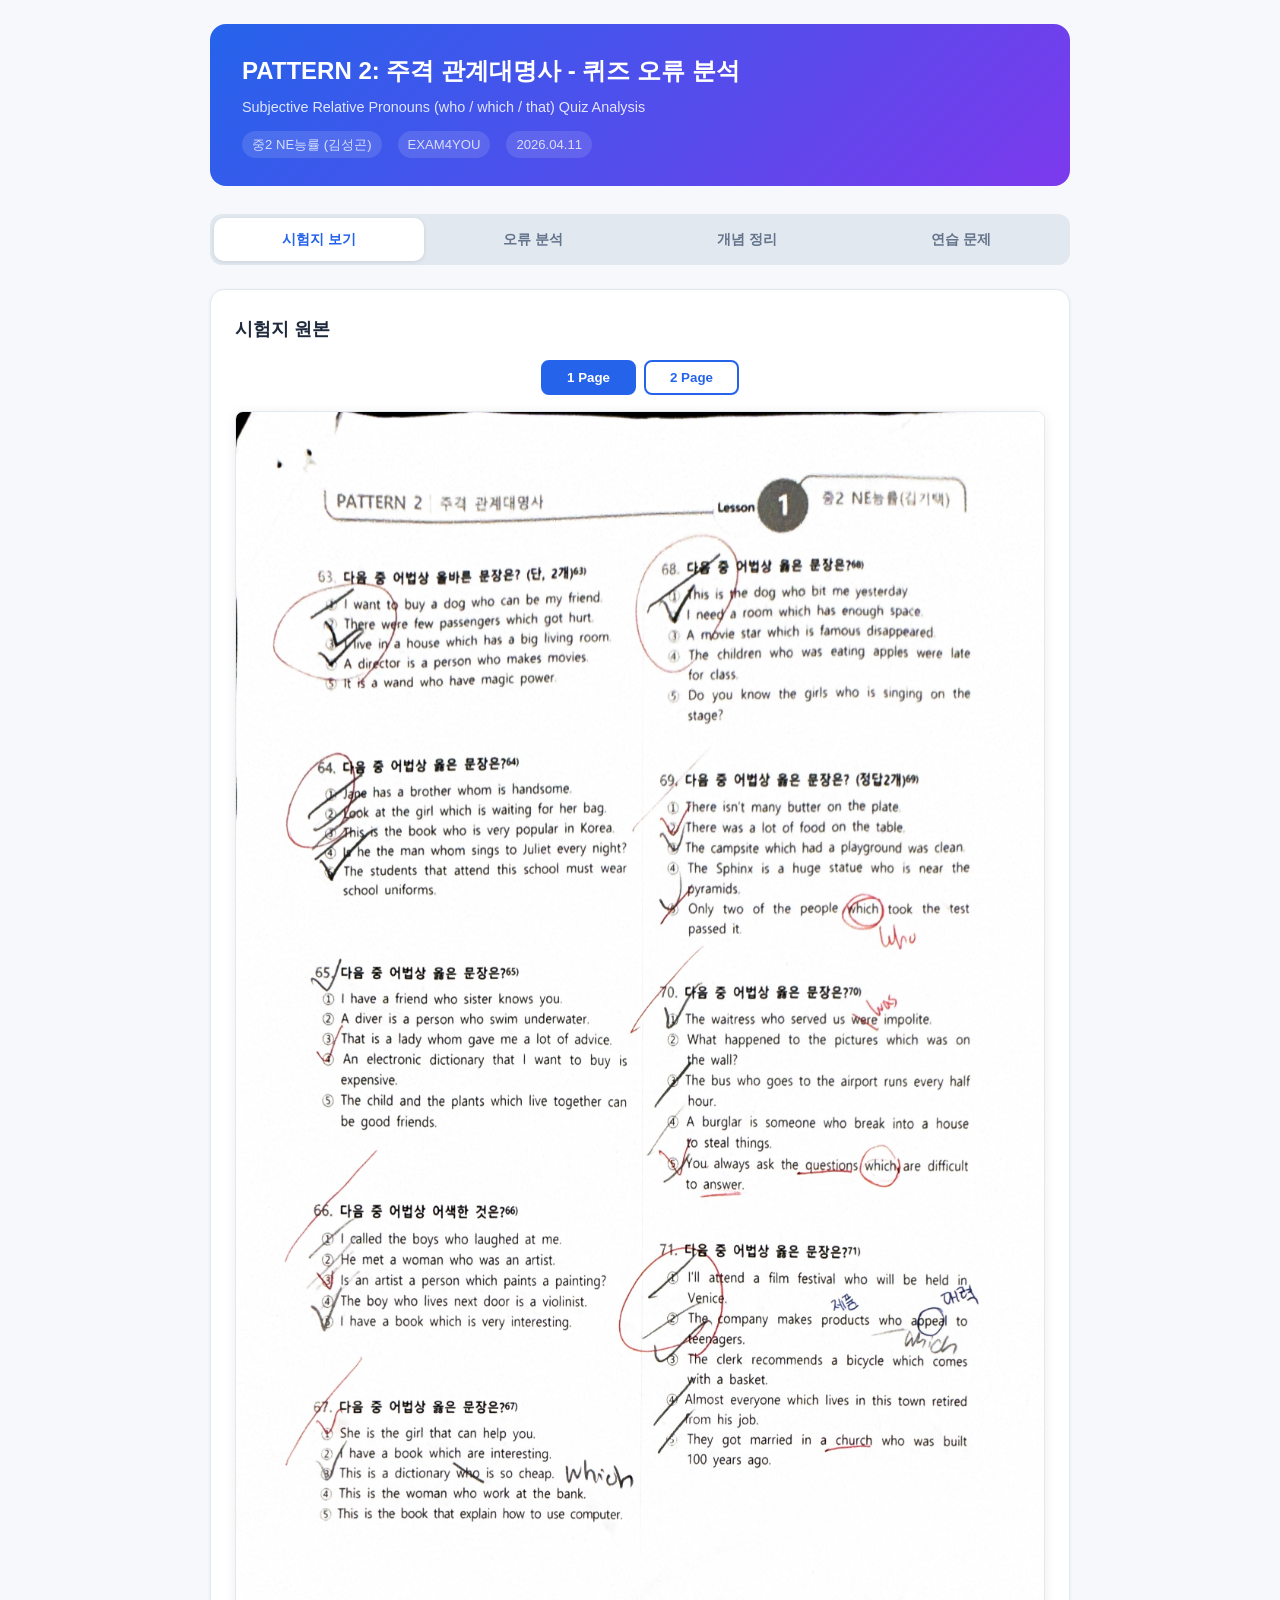
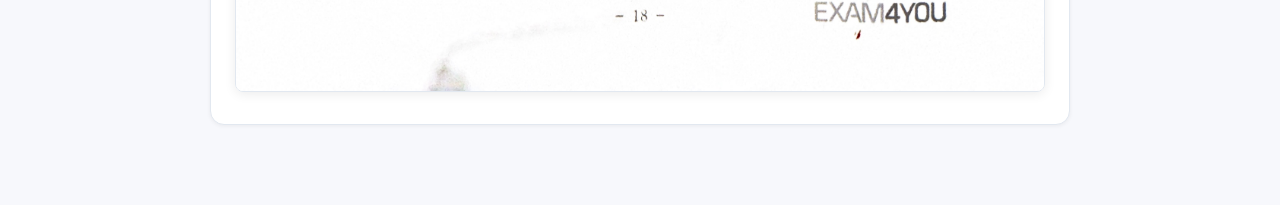
<file: souhogisim/english-1-relative-pronoun-quiz.html>
<!DOCTYPE html>
<html lang="ko">
<head>
    <meta charset="UTF-8">
    <meta name="viewport" content="width=device-width, initial-scale=1.0">
    <title>영어 주격 관계대명사 - 퀴즈 분석</title>
    <style>
        * { box-sizing: border-box; margin: 0; padding: 0; }

        body {
            font-family: 'Segoe UI', Tahoma, Geneva, Verdana, sans-serif;
            background: #f7f8fc;
            color: #2d3748;
            line-height: 1.6;
        }

        .page-container {
            max-width: 900px;
            margin: 0 auto;
            padding: 24px 20px 60px;
        }

        /* 헤더 */
        .page-header {
            background: linear-gradient(135deg, #2563eb, #7c3aed);
            color: white;
            padding: 28px 32px;
            border-radius: 16px;
            margin-bottom: 28px;
        }
        .page-header h1 { font-size: 1.5rem; margin-bottom: 6px; }
        .page-header .subtitle { font-size: 0.9rem; opacity: 0.85; }
        .page-header .meta {
            margin-top: 12px;
            display: flex;
            gap: 16px;
            flex-wrap: wrap;
            font-size: 0.82rem;
            opacity: 0.8;
        }
        .page-header .meta span { background: rgba(255,255,255,0.15); padding: 3px 10px; border-radius: 20px; }

        /* 탭 네비게이션 */
        .tab-nav {
            display: flex;
            gap: 4px;
            background: #e2e8f0;
            padding: 4px;
            border-radius: 12px;
            margin-bottom: 24px;
        }
        .tab-btn {
            flex: 1;
            padding: 12px 8px;
            border: none;
            background: transparent;
            border-radius: 10px;
            font-size: 0.9rem;
            font-weight: 600;
            color: #64748b;
            cursor: pointer;
            transition: all 0.2s;
        }
        .tab-btn.active {
            background: white;
            color: #2563eb;
            box-shadow: 0 1px 4px rgba(0,0,0,0.1);
        }
        .tab-btn:hover:not(.active) { color: #334155; }

        .tab-panel { display: none; }
        .tab-panel.active { display: block; }

        /* 카드 */
        .card {
            background: white;
            border-radius: 14px;
            padding: 24px;
            margin-bottom: 20px;
            box-shadow: 0 1px 4px rgba(0,0,0,0.06);
            border: 1px solid #e2e8f0;
        }
        .card h2 {
            font-size: 1.15rem;
            color: #1e293b;
            margin-bottom: 16px;
            display: flex;
            align-items: center;
            gap: 8px;
        }
        .card h3 {
            font-size: 1rem;
            color: #334155;
            margin: 18px 0 10px;
        }

        /* 퀴즈 이미지 뷰어 */
        .image-viewer {
            text-align: center;
        }
        .image-viewer .page-tabs {
            display: flex;
            justify-content: center;
            gap: 8px;
            margin-bottom: 16px;
        }
        .image-viewer .page-tab {
            padding: 8px 24px;
            border: 2px solid #2563eb;
            background: white;
            color: #2563eb;
            border-radius: 8px;
            font-weight: 600;
            cursor: pointer;
            transition: all 0.2s;
        }
        .image-viewer .page-tab.active {
            background: #2563eb;
            color: white;
        }
        .image-viewer img {
            max-width: 100%;
            border-radius: 8px;
            border: 1px solid #e2e8f0;
            box-shadow: 0 2px 12px rgba(0,0,0,0.08);
        }

        /* 성적 요약 */
        .score-summary {
            display: grid;
            grid-template-columns: repeat(auto-fit, minmax(140px, 1fr));
            gap: 14px;
            margin-bottom: 20px;
        }
        .score-card {
            text-align: center;
            padding: 18px 12px;
            border-radius: 12px;
            background: #f8fafc;
            border: 1px solid #e2e8f0;
        }
        .score-card .value {
            font-size: 2rem;
            font-weight: 800;
            margin-bottom: 4px;
        }
        .score-card .label { font-size: 0.8rem; color: #64748b; }
        .score-card.total .value { color: #2563eb; }
        .score-card.correct .value { color: #16a34a; }
        .score-card.wrong .value { color: #dc2626; }
        .score-card.rate .value { color: #d97706; }

        /* 오류 분석 테이블 */
        .error-table {
            width: 100%;
            border-collapse: collapse;
            margin-top: 12px;
            font-size: 0.88rem;
        }
        .error-table th {
            background: #f1f5f9;
            padding: 10px 12px;
            text-align: left;
            font-weight: 600;
            color: #475569;
            border-bottom: 2px solid #e2e8f0;
        }
        .error-table td {
            padding: 10px 12px;
            border-bottom: 1px solid #f1f5f9;
            vertical-align: top;
        }
        .error-table tr:hover { background: #f8fafc; }
        .badge {
            display: inline-block;
            padding: 2px 8px;
            border-radius: 6px;
            font-size: 0.78rem;
            font-weight: 600;
        }
        .badge-red { background: #fef2f2; color: #dc2626; }
        .badge-green { background: #f0fdf4; color: #16a34a; }
        .badge-yellow { background: #fffbeb; color: #d97706; }

        /* 오류 유형 분석 */
        .error-type-list { list-style: none; }
        .error-type-item {
            padding: 14px 16px;
            border-radius: 10px;
            margin-bottom: 10px;
            border-left: 4px solid;
        }
        .error-type-item.critical {
            background: #fef2f2;
            border-left-color: #dc2626;
        }
        .error-type-item.warning {
            background: #fffbeb;
            border-left-color: #d97706;
        }
        .error-type-item .type-title {
            font-weight: 700;
            color: #1e293b;
            margin-bottom: 6px;
        }
        .error-type-item .type-desc {
            font-size: 0.88rem;
            color: #475569;
        }
        .error-type-item .type-example {
            margin-top: 8px;
            background: rgba(255,255,255,0.7);
            padding: 10px 14px;
            border-radius: 8px;
            font-size: 0.85rem;
        }
        .error-type-item .type-example .wrong-text {
            color: #dc2626;
            text-decoration: line-through;
        }
        .error-type-item .type-example .correct-text {
            color: #16a34a;
            font-weight: 600;
        }

        /* 개념 정리 */
        .concept-box {
            background: #eff6ff;
            border: 1px solid #bfdbfe;
            border-radius: 12px;
            padding: 20px;
            margin-bottom: 16px;
        }
        .concept-box h3 {
            color: #1d4ed8;
            margin-bottom: 10px;
        }
        .concept-table {
            width: 100%;
            border-collapse: collapse;
            margin-top: 10px;
            font-size: 0.88rem;
        }
        .concept-table th, .concept-table td {
            padding: 10px 14px;
            text-align: left;
            border: 1px solid #dbeafe;
        }
        .concept-table th {
            background: #dbeafe;
            color: #1e40af;
            font-weight: 700;
        }
        .concept-table td { background: white; }

        /* 연습 문제 */
        .practice-q {
            padding: 16px;
            border-radius: 10px;
            background: #f8fafc;
            margin-bottom: 14px;
            border: 1px solid #e2e8f0;
        }
        .practice-q .q-text {
            font-weight: 600;
            margin-bottom: 10px;
            color: #1e293b;
        }
        .practice-q .options { display: flex; flex-direction: column; gap: 6px; }
        .practice-q .option-btn {
            padding: 10px 14px;
            border: 1px solid #e2e8f0;
            background: white;
            border-radius: 8px;
            text-align: left;
            cursor: pointer;
            font-size: 0.9rem;
            transition: all 0.15s;
        }
        .practice-q .option-btn:hover { border-color: #2563eb; background: #eff6ff; }
        .practice-q .option-btn.selected-correct {
            border-color: #16a34a;
            background: #f0fdf4;
            color: #16a34a;
            font-weight: 600;
        }
        .practice-q .option-btn.selected-wrong {
            border-color: #dc2626;
            background: #fef2f2;
            color: #dc2626;
        }
        .practice-q .option-btn.show-correct {
            border-color: #16a34a;
            background: #f0fdf4;
        }
        .practice-q .explanation {
            display: none;
            margin-top: 10px;
            padding: 12px 14px;
            border-radius: 8px;
            font-size: 0.85rem;
            line-height: 1.5;
        }
        .practice-q .explanation.show { display: block; }
        .practice-q .explanation.correct-exp {
            background: #f0fdf4;
            border: 1px solid #bbf7d0;
            color: #166534;
        }
        .practice-q .explanation.wrong-exp {
            background: #fef2f2;
            border: 1px solid #fecaca;
            color: #991b1b;
        }

        /* 학습 가이드 */
        .guide-step {
            display: flex;
            gap: 14px;
            margin-bottom: 16px;
        }
        .guide-step .step-num {
            width: 32px;
            height: 32px;
            min-width: 32px;
            background: #2563eb;
            color: white;
            border-radius: 50%;
            display: flex;
            align-items: center;
            justify-content: center;
            font-weight: 700;
            font-size: 0.85rem;
        }
        .guide-step .step-content { flex: 1; }
        .guide-step .step-title { font-weight: 700; color: #1e293b; margin-bottom: 4px; }
        .guide-step .step-desc { font-size: 0.88rem; color: #475569; }

        /* 프로그레스 바 */
        .progress-bar-wrap {
            background: #e2e8f0;
            border-radius: 20px;
            height: 12px;
            overflow: hidden;
            margin: 8px 0;
        }
        .progress-bar-fill {
            height: 100%;
            border-radius: 20px;
            transition: width 0.5s;
        }

        /* 문제 토글 */
        .problem-toggle {
            width: 100%;
            padding: 12px 16px;
            background: #f8fafc;
            border: 1px solid #e2e8f0;
            border-radius: 10px;
            cursor: pointer;
            display: flex;
            align-items: center;
            justify-content: space-between;
            font-weight: 600;
            font-size: 0.92rem;
            color: #1e293b;
            margin-bottom: 6px;
            transition: background 0.15s;
        }
        .problem-toggle:hover { background: #f1f5f9; }
        .problem-toggle .toggle-arrow {
            font-size: 0.7rem;
            color: #94a3b8;
            transition: transform 0.2s;
        }
        .problem-toggle.open .toggle-arrow { transform: rotate(90deg); }
        .problem-detail {
            display: none;
            padding: 0 4px;
            margin-bottom: 12px;
        }
        .problem-detail.open { display: block; }
        .problem-detail .error-table { margin-top: 4px; }

        /* 빈도 바 */
        .freq-bar-wrap {
            display: flex;
            align-items: center;
            gap: 8px;
        }
        .freq-bar {
            flex: 1;
            height: 8px;
            background: #e2e8f0;
            border-radius: 8px;
            overflow: hidden;
        }
        .freq-bar-fill {
            height: 100%;
            border-radius: 8px;
        }
        .freq-count {
            font-size: 0.82rem;
            font-weight: 700;
            min-width: 32px;
            text-align: right;
        }

        /* 위험도 별 */
        .danger-stars { color: #dc2626; letter-spacing: 1px; font-size: 0.8rem; }

        /* 로드맵 */
        .roadmap-step {
            display: flex;
            gap: 14px;
            margin-bottom: 14px;
            position: relative;
        }
        .roadmap-step::before {
            content: '';
            position: absolute;
            left: 15px;
            top: 36px;
            bottom: -14px;
            width: 2px;
            background: #e2e8f0;
        }
        .roadmap-step:last-child::before { display: none; }
        .roadmap-badge {
            width: 32px; height: 32px; min-width: 32px;
            border-radius: 50%;
            display: flex; align-items: center; justify-content: center;
            font-weight: 800; font-size: 0.75rem;
            color: white;
            z-index: 1;
        }
        .roadmap-content { flex: 1; }
        .roadmap-content .rm-title { font-weight: 700; font-size: 0.92rem; color: #1e293b; }
        .roadmap-content .rm-period { font-size: 0.78rem; color: #94a3b8; margin-bottom: 4px; }
        .roadmap-content .rm-desc { font-size: 0.85rem; color: #475569; }
        .roadmap-content .rm-goal {
            margin-top: 6px;
            font-size: 0.82rem;
            padding: 4px 10px;
            background: #f0fdf4;
            border-radius: 6px;
            color: #166534;
            display: inline-block;
        }

        /* 선생님 조언 */
        .advice-item {
            padding: 14px 16px;
            border-radius: 10px;
            background: #eff6ff;
            border: 1px solid #bfdbfe;
            margin-bottom: 10px;
        }
        .advice-item .advice-title {
            font-weight: 700;
            color: #1d4ed8;
            margin-bottom: 6px;
            font-size: 0.92rem;
        }
        .advice-item .advice-desc {
            font-size: 0.88rem;
            color: #475569;
            line-height: 1.6;
        }

        /* 반응형 */
        @media (max-width: 640px) {
            .page-container { padding: 12px 10px 40px; }
            .page-header { padding: 20px; border-radius: 12px; }
            .page-header h1 { font-size: 1.2rem; }
            .card { padding: 16px; border-radius: 10px; }
            .tab-btn { font-size: 0.78rem; padding: 10px 4px; }
            .score-summary { grid-template-columns: repeat(2, 1fr); }
            .error-table { font-size: 0.8rem; }
            .error-table th, .error-table td { padding: 8px 6px; }
        }
    </style>
</head>
<body>

<div class="page-container">

    <!-- 헤더 -->
    <div class="page-header">
        <h1>PATTERN 2: 주격 관계대명사 - 퀴즈 오류 분석</h1>
        <div class="subtitle">Subjective Relative Pronouns (who / which / that) Quiz Analysis</div>
        <div class="meta">
            <span>중2 NE능률 (김성곤)</span>
            <span>EXAM4YOU</span>
            <span>2026.04.11</span>
        </div>
    </div>

    <!-- 탭 네비게이션 -->
    <div class="tab-nav">
        <button class="tab-btn active" onclick="switchTab('quiz')">시험지 보기</button>
        <button class="tab-btn" onclick="switchTab('analysis')">오류 분석</button>
        <button class="tab-btn" onclick="switchTab('concept')">개념 정리</button>
        <button class="tab-btn" onclick="switchTab('practice')">연습 문제</button>
    </div>

    <!-- 탭 1: 시험지 보기 -->
    <div class="tab-panel active" id="tab-quiz">
        <div class="card">
            <h2>시험지 원본</h2>
            <div class="image-viewer">
                <div class="page-tabs">
                    <button class="page-tab active" onclick="switchPage(1)">1 Page</button>
                    <button class="page-tab" onclick="switchPage(2)">2 Page</button>
                </div>
                <div id="quiz-page-1">
                    <img src="../sou-quiz-report/2026.4.11 quiz eng/1page.jpg" alt="퀴즈 1페이지">
                </div>
                <div id="quiz-page-2" style="display:none">
                    <img src="../sou-quiz-report/2026.4.11 quiz eng/2page.jpg" alt="퀴즈 2페이지">
                </div>
            </div>
        </div>
    </div>

    <!-- 탭 2: 오류 분석 -->
    <div class="tab-panel" id="tab-analysis">

        <!-- 핵심 문법 규칙 요약 -->
        <div class="card">
            <h2>핵심 문법 규칙 요약</h2>
            <table class="error-table">
                <thead>
                    <tr><th>No.</th><th>규칙</th><th>관계대명사</th><th>예시</th></tr>
                </thead>
                <tbody>
                    <tr><td>1</td><td>선행사가 <strong>사람</strong>이면</td><td>who / that</td><td>The boy <strong>who</strong> runs fast</td></tr>
                    <tr><td>2</td><td>선행사가 <strong>사물/동물</strong>이면</td><td>which / that</td><td>The dog <strong>which</strong> barks</td></tr>
                    <tr><td>3</td><td>선행사가 <strong>사람+사물</strong> 복합이면</td><td>that (권장)</td><td>People and things <strong>that</strong> matter</td></tr>
                    <tr><td>4</td><td>관계사절 안에서 <strong>주어 역할</strong>이면</td><td>주격 who / which / that</td><td>...who <strong>is</strong> tall</td></tr>
                    <tr><td>5</td><td>관계사절 안에서 동사 앞이면 who/which,<br>동사 뒤면 whom(목적격)</td><td>주격 vs 목적격</td><td>whom I met (목적격)</td></tr>
                    <tr><td>6</td><td>관계사절의 동사는 <strong>선행사의 수</strong>에 맞춤</td><td>수 일치</td><td>the girls who <strong>ARE</strong> (복수)</td></tr>
                    <tr><td>7</td><td>소유 의미가 필요하면</td><td>whose + 명사</td><td>a friend <strong>whose</strong> sister...</td></tr>
                </tbody>
            </table>
        </div>

        <!-- 성적 요약 -->
        <div class="card">
            <h2>성적 요약</h2>
            <div class="score-summary">
                <div class="score-card total">
                    <div class="value">11</div>
                    <div class="label">전체 문항</div>
                </div>
                <div class="score-card correct">
                    <div class="value">11</div>
                    <div class="label">전체 선지 분석</div>
                </div>
                <div class="score-card wrong">
                    <div class="value">36</div>
                    <div class="label">오류 선지 수</div>
                </div>
                <div class="score-card rate">
                    <div class="value">63~73</div>
                    <div class="label">문항 번호</div>
                </div>
            </div>
        </div>

        <!-- 문제별 상세 분석 -->
        <div class="card">
            <h2>문제별 상세 분석 (문제를 클릭하면 펼쳐집니다)</h2>

            <!-- 63번 -->
            <button class="problem-toggle" onclick="toggleProblem(this)">
                문제 63 — 옳은 것 2개 고르기: who / which / that 선행사 일치
                <span class="toggle-arrow">▶</span>
            </button>
            <div class="problem-detail">
                <table class="error-table">
                    <thead><tr><th>번호</th><th>문장</th><th>정오</th><th>오류 원인 / 정답 근거</th></tr></thead>
                    <tbody>
                        <tr><td>1</td><td>I want to buy a dog <strong>who</strong> can be my friend.</td><td><span class="badge badge-red">X</span></td><td>dog는 사물 → who → <strong>which</strong> 또는 that</td></tr>
                        <tr><td>2</td><td>There were few passengers <strong>which</strong> got hurt.</td><td><span class="badge badge-green">O</span></td><td>정답 (어법상 올바름)</td></tr>
                        <tr><td>3</td><td>I live in a house <strong>which</strong> has a big living room.</td><td><span class="badge badge-green">O</span></td><td>정답 (어법상 올바름)</td></tr>
                        <tr><td>4</td><td>A director is a person <strong>who</strong> makes movies.</td><td><span class="badge badge-green">O</span></td><td>정답 (어법상 올바름)</td></tr>
                        <tr><td>5</td><td>It is a wand <strong>who have</strong> magic power.</td><td><span class="badge badge-red">X</span></td><td>wand는 사물 → who → <strong>which</strong> / have → <strong>has</strong> (단수)</td></tr>
                    </tbody>
                </table>
            </div>

            <!-- 64번 -->
            <button class="problem-toggle" onclick="toggleProblem(this)">
                문제 64 — 옳은 것: 목적격 whom vs 주격 who / 선행사 선택
                <span class="toggle-arrow">▶</span>
            </button>
            <div class="problem-detail">
                <table class="error-table">
                    <thead><tr><th>번호</th><th>문장</th><th>정오</th><th>오류 원인 / 정답 근거</th></tr></thead>
                    <tbody>
                        <tr><td>1</td><td>Jane has a brother <strong>whom</strong> is handsome.</td><td><span class="badge badge-red">X</span></td><td>whom 뒤에 동사(is) → 주격 <strong>who</strong>로 교체</td></tr>
                        <tr><td>2</td><td>Look at the girl <strong>which</strong> is waiting for her bag.</td><td><span class="badge badge-red">X</span></td><td>girl은 사람 → which → <strong>who</strong> 또는 that</td></tr>
                        <tr><td>3</td><td>This is the book <strong>who</strong> is very popular in Korea.</td><td><span class="badge badge-red">X</span></td><td>book은 사물 → who → <strong>which</strong> 또는 that</td></tr>
                        <tr><td>4</td><td>Is he the man <strong>whom</strong> sings to Juliet every night?</td><td><span class="badge badge-red">X</span></td><td>whom 뒤에 동사(sings) → 주격 <strong>who</strong>로 교체</td></tr>
                        <tr><td>5</td><td>The students <strong>that</strong> attend this school must wear school uniforms.</td><td><span class="badge badge-green">O</span></td><td>정답 (어법상 올바름)</td></tr>
                    </tbody>
                </table>
            </div>

            <!-- 65번 -->
            <button class="problem-toggle" onclick="toggleProblem(this)">
                문제 65 — 옳은 것: 관계대명사 격 선택(주격/목적격) + 선행사 일치
                <span class="toggle-arrow">▶</span>
            </button>
            <div class="problem-detail">
                <table class="error-table">
                    <thead><tr><th>번호</th><th>문장</th><th>정오</th><th>오류 원인 / 정답 근거</th></tr></thead>
                    <tbody>
                        <tr><td>1</td><td>I have a friend <strong>who</strong> sister knows you.</td><td><span class="badge badge-red">X</span></td><td>who 뒤에 명사(sister) → 소유격 <strong>whose</strong></td></tr>
                        <tr><td>2</td><td>A diver is a person who <strong>swim</strong> underwater.</td><td><span class="badge badge-red">X</span></td><td>person 단수 → swim → <strong>swims</strong></td></tr>
                        <tr><td>3</td><td>That is a lady <strong>whom</strong> gave me a lot of advice.</td><td><span class="badge badge-red">X</span></td><td>whom 뒤에 동사(gave) → 주격 <strong>who</strong>로 교체</td></tr>
                        <tr><td>4</td><td>An electronic dictionary <strong>that</strong> I want to buy is expensive.</td><td><span class="badge badge-green">O</span></td><td>정답 (어법상 올바름)</td></tr>
                        <tr><td>5</td><td>The child and the plants <strong>which</strong> live together can be good friends.</td><td><span class="badge badge-red">X</span></td><td>사람+사물 복합 선행사 → which → <strong>that</strong> 권장</td></tr>
                    </tbody>
                </table>
            </div>

            <!-- 66번 -->
            <button class="problem-toggle" onclick="toggleProblem(this)">
                문제 66 — 어색한 것: 사람/사물 선행사에 따른 who / which / that 구분
                <span class="toggle-arrow">▶</span>
            </button>
            <div class="problem-detail">
                <table class="error-table">
                    <thead><tr><th>번호</th><th>문장</th><th>정오</th><th>오류 원인 / 정답 근거</th></tr></thead>
                    <tbody>
                        <tr><td>1</td><td>I called the boys <strong>who</strong> laughed at me.</td><td><span class="badge badge-green">O</span></td><td>정답 (어법상 올바름)</td></tr>
                        <tr><td>2</td><td>He met a woman <strong>who</strong> was an artist.</td><td><span class="badge badge-green">O</span></td><td>정답 (어법상 올바름)</td></tr>
                        <tr><td>3</td><td>Is an artist a person <strong>which</strong> paints a painting?</td><td><span class="badge badge-red">X</span></td><td>person은 사람 → which → <strong>who</strong> 또는 that</td></tr>
                        <tr><td>4</td><td>The boy <strong>who</strong> lives next door is a violinist.</td><td><span class="badge badge-green">O</span></td><td>정답 (어법상 올바름)</td></tr>
                        <tr><td>5</td><td>I have a book <strong>which</strong> is very interesting.</td><td><span class="badge badge-green">O</span></td><td>정답 (어법상 올바름)</td></tr>
                    </tbody>
                </table>
            </div>

            <!-- 67번 -->
            <button class="problem-toggle" onclick="toggleProblem(this)">
                문제 67 — 옳은 것: who / which / that 선행사 일치 + 동사 수 일치
                <span class="toggle-arrow">▶</span>
            </button>
            <div class="problem-detail">
                <table class="error-table">
                    <thead><tr><th>번호</th><th>문장</th><th>정오</th><th>오류 원인 / 정답 근거</th></tr></thead>
                    <tbody>
                        <tr><td>1</td><td>She is the girl <strong>that</strong> can help you.</td><td><span class="badge badge-green">O</span></td><td>정답 (어법상 올바름)</td></tr>
                        <tr><td>2</td><td>I have a book which <strong>are</strong> interesting.</td><td><span class="badge badge-red">X</span></td><td>book 단수 → are → <strong>is</strong></td></tr>
                        <tr><td>3</td><td>This is a dictionary <strong>who</strong> is so cheap.</td><td><span class="badge badge-red">X</span></td><td>dictionary는 사물 → who → <strong>which</strong></td></tr>
                        <tr><td>4</td><td>This is the woman who <strong>work</strong> at the bank.</td><td><span class="badge badge-red">X</span></td><td>woman 3인칭 단수 → work → <strong>works</strong></td></tr>
                        <tr><td>5</td><td>This is the book that <strong>explain</strong> how to use computer.</td><td><span class="badge badge-red">X</span></td><td>book 단수 → explain → <strong>explains</strong></td></tr>
                    </tbody>
                </table>
            </div>

            <!-- 68번 -->
            <button class="problem-toggle" onclick="toggleProblem(this)">
                문제 68 — 옳은 것: 관계대명사 선택(사람/사물) + 동사 수/시제 일치
                <span class="toggle-arrow">▶</span>
            </button>
            <div class="problem-detail">
                <table class="error-table">
                    <thead><tr><th>번호</th><th>문장</th><th>정오</th><th>오류 원인 / 정답 근거</th></tr></thead>
                    <tbody>
                        <tr><td>1</td><td>This is the dog <strong>who</strong> bit me yesterday.</td><td><span class="badge badge-red">X</span></td><td>dog는 사물 → who → <strong>that</strong> 또는 which</td></tr>
                        <tr><td>2</td><td>I need a room <strong>which</strong> has enough space.</td><td><span class="badge badge-green">O</span></td><td>정답 (어법상 올바름)</td></tr>
                        <tr><td>3</td><td>A movie star <strong>which</strong> is famous disappeared.</td><td><span class="badge badge-red">X</span></td><td>movie star는 사람 → which → <strong>who</strong> 또는 that</td></tr>
                        <tr><td>4</td><td>The children who <strong>was</strong> eating apples were late.</td><td><span class="badge badge-red">X</span></td><td>children 복수 → was → <strong>were</strong></td></tr>
                        <tr><td>5</td><td>Do you know the girls who <strong>is</strong> singing on the stage?</td><td><span class="badge badge-red">X</span></td><td>girls 복수 → is → <strong>are</strong></td></tr>
                    </tbody>
                </table>
            </div>

            <!-- 69번 -->
            <button class="problem-toggle" onclick="toggleProblem(this)">
                문제 69 — 옳은 것 2개: 수량 표현 + 관계대명사 사람/사물 구분
                <span class="toggle-arrow">▶</span>
            </button>
            <div class="problem-detail">
                <table class="error-table">
                    <thead><tr><th>번호</th><th>문장</th><th>정오</th><th>오류 원인 / 정답 근거</th></tr></thead>
                    <tbody>
                        <tr><td>1</td><td>There isn't <strong>many</strong> butter on the plate.</td><td><span class="badge badge-red">X</span></td><td>butter는 불가산명사 → many → <strong>much</strong></td></tr>
                        <tr><td>2</td><td>There was a lot of food on the table.</td><td><span class="badge badge-green">O</span></td><td>정답 (어법상 올바름)</td></tr>
                        <tr><td>3</td><td>The campsite <strong>which</strong> had a playground was clean.</td><td><span class="badge badge-green">O</span></td><td>정답 (어법상 올바름)</td></tr>
                        <tr><td>4</td><td>The Sphinx is a huge statue <strong>who</strong> is near the pyramids.</td><td><span class="badge badge-red">X</span></td><td>statue는 사물 → who → <strong>which</strong></td></tr>
                        <tr><td>5</td><td>Only two of the people <strong>which</strong> took the test passed it.</td><td><span class="badge badge-red">X</span></td><td>people은 사람 → which → <strong>who</strong></td></tr>
                    </tbody>
                </table>
            </div>

            <!-- 70번 -->
            <button class="problem-toggle" onclick="toggleProblem(this)">
                문제 70 — 옳은 것: 관계대명사절 동사 수 일치 + 선행사 일치
                <span class="toggle-arrow">▶</span>
            </button>
            <div class="problem-detail">
                <table class="error-table">
                    <thead><tr><th>번호</th><th>문장</th><th>정오</th><th>오류 원인 / 정답 근거</th></tr></thead>
                    <tbody>
                        <tr><td>1</td><td>The waitress who served us <strong>were</strong> impolite.</td><td><span class="badge badge-red">X</span></td><td>waitress 단수 → were → <strong>was</strong></td></tr>
                        <tr><td>2</td><td>What happened to the pictures which <strong>was</strong> on the wall?</td><td><span class="badge badge-red">X</span></td><td>pictures 복수 → was → <strong>were</strong></td></tr>
                        <tr><td>3</td><td>The bus <strong>who</strong> goes to the airport runs every half hour.</td><td><span class="badge badge-red">X</span></td><td>bus는 사물 → who → <strong>that</strong> 또는 which</td></tr>
                        <tr><td>4</td><td>A burglar is someone who <strong>break</strong> into a house to steal things.</td><td><span class="badge badge-red">X</span></td><td>someone 단수 → break → <strong>breaks</strong></td></tr>
                        <tr><td>5</td><td>You always ask the questions <strong>which</strong> are difficult to answer.</td><td><span class="badge badge-green">O</span></td><td>정답 (어법상 올바름)</td></tr>
                    </tbody>
                </table>
            </div>

            <!-- 71번 -->
            <button class="problem-toggle" onclick="toggleProblem(this)">
                문제 71 — 옳은 것: 사람/사물/장소 선행사에 따른 who / which / that
                <span class="toggle-arrow">▶</span>
            </button>
            <div class="problem-detail">
                <table class="error-table">
                    <thead><tr><th>번호</th><th>문장</th><th>정오</th><th>오류 원인 / 정답 근거</th></tr></thead>
                    <tbody>
                        <tr><td>1</td><td>I'll attend a film festival <strong>who</strong> will be held in Venice.</td><td><span class="badge badge-red">X</span></td><td>film festival은 사물/행사 → who → <strong>which</strong> 또는 that</td></tr>
                        <tr><td>2</td><td>The company makes products <strong>who</strong> appeal to teenagers.</td><td><span class="badge badge-red">X</span></td><td>products는 사물 → who → <strong>which</strong> 또는 that</td></tr>
                        <tr><td>3</td><td>The clerk recommends a bicycle <strong>which</strong> comes with a basket.</td><td><span class="badge badge-green">O</span></td><td>정답 (어법상 올바름)</td></tr>
                        <tr><td>4</td><td>Almost everyone <strong>which</strong> lives in this town retired.</td><td><span class="badge badge-red">X</span></td><td>everyone은 사람 → which → <strong>who</strong> 또는 that</td></tr>
                        <tr><td>5</td><td>They got married in a church <strong>who</strong> was built 100 years ago.</td><td><span class="badge badge-red">X</span></td><td>church는 장소/사물 → who → <strong>which</strong> 또는 that</td></tr>
                    </tbody>
                </table>
            </div>

            <!-- 72번 -->
            <button class="problem-toggle" onclick="toggleProblem(this)">
                문제 72 — 올바른 짝 찾기: 선행사 사람/사물 구분 + 복합 선행사 → that
                <span class="toggle-arrow">▶</span>
            </button>
            <div class="problem-detail">
                <table class="error-table">
                    <thead><tr><th>번호</th><th>문장</th><th>정오</th><th>오류 원인 / 정답 근거</th></tr></thead>
                    <tbody>
                        <tr><td>a</td><td>It's a balloon <strong>that</strong> is flying in the sky.</td><td><span class="badge badge-green">O</span></td><td>정답 (어법상 올바름)</td></tr>
                        <tr><td>b</td><td>Mina is walking her dog <strong>which</strong> has long legs.</td><td><span class="badge badge-green">O</span></td><td>정답 (어법상 올바름)</td></tr>
                        <tr><td>c</td><td>Alice lives in a house <strong>who</strong> has a round window.</td><td><span class="badge badge-red">X</span></td><td>house는 사물 → who → <strong>which</strong> 또는 that</td></tr>
                        <tr><td>d</td><td>Look at the man and his dog <strong>which</strong> are running.</td><td><span class="badge badge-red">X</span></td><td>사람(man)+사물(dog) 복합 선행사 → which → <strong>that</strong></td></tr>
                        <tr><td>e</td><td>I like the actor <strong>who</strong> played Spiderman in the movie.</td><td><span class="badge badge-green">O</span></td><td>정답 (어법상 올바름)</td></tr>
                    </tbody>
                </table>
            </div>

            <!-- 73번 -->
            <button class="problem-toggle" onclick="toggleProblem(this)">
                문제 73 — 올바른 짝 찾기: 관계사절 위치(후치 수식) + 선행사 일치 + 동사 수 일치
                <span class="toggle-arrow">▶</span>
            </button>
            <div class="problem-detail">
                <table class="error-table">
                    <thead><tr><th>번호</th><th>문장</th><th>정오</th><th>오류 원인 / 정답 근거</th></tr></thead>
                    <tbody>
                        <tr><td>a</td><td>The book <strong>that</strong> is on the desk is mine.</td><td><span class="badge badge-green">O</span></td><td>정답 (어법상 올바름)</td></tr>
                        <tr><td>b</td><td>The boy is cute <strong>who</strong> is in the room.</td><td><span class="badge badge-red">X</span></td><td>관계사절은 선행사 바로 뒤에 위치해야 함 → <strong>The boy who is in the room is cute.</strong></td></tr>
                        <tr><td>c</td><td>There was a girl in the town <strong>which</strong> had beautiful eyes.</td><td><span class="badge badge-red">X</span></td><td>선행사는 girl(사람) → which → <strong>who</strong> / 관계사절 위치도 모호</td></tr>
                        <tr><td>d</td><td>The dogs which are playing in the garden <strong>is</strong> mine.</td><td><span class="badge badge-red">X</span></td><td>dogs 복수 → is → <strong>are</strong></td></tr>
                        <tr><td>e</td><td>The boy <strong>who</strong> was wearing red shoes is my cousin.</td><td><span class="badge badge-green">O</span></td><td>정답 (어법상 올바름)</td></tr>
                    </tbody>
                </table>
            </div>
        </div>

        <!-- 자주 나오는 오류 유형 TOP 4 -->
        <div class="card">
            <h2>자주 나오는 오류 유형 TOP 4</h2>
            <table class="error-table">
                <thead>
                    <tr><th>순위</th><th>오류 유형</th><th>교정 방법</th><th>대표 예시</th></tr>
                </thead>
                <tbody>
                    <tr>
                        <td><strong>1위</strong></td>
                        <td>사물/동물에 <strong>who</strong> 사용</td>
                        <td>who → <strong>which</strong> 또는 that</td>
                        <td>dog, wand, book, statue, church 등에 who 쓰는 실수</td>
                    </tr>
                    <tr>
                        <td><strong>2위</strong></td>
                        <td>사람에 <strong>which</strong> 사용</td>
                        <td>which → <strong>who</strong> 또는 that</td>
                        <td>person, girl, children, everyone 등에 which 쓰는 실수</td>
                    </tr>
                    <tr>
                        <td><strong>3위</strong></td>
                        <td>관계사절 <strong>동사 수 불일치</strong></td>
                        <td>선행사 단/복수에 맞게 동사 변환</td>
                        <td>children who was → <strong>were</strong> / waitress who were → <strong>was</strong></td>
                    </tr>
                    <tr>
                        <td><strong>4위</strong></td>
                        <td><strong>whom</strong>(목적격) 자리에 who 혼용</td>
                        <td>동사 앞 = 주격 who,<br>동사 뒤 = 목적격 whom</td>
                        <td>a brother whom is handsome → <strong>who</strong> (뒤에 동사)</td>
                    </tr>
                </tbody>
            </table>
        </div>

        <!-- 약점 분석: 오류 유형별 빈도 -->
        <div class="card">
            <h2>약점 분석 - 오류 유형별 빈도 (전체 틀린 선지 기준)</h2>

            <div style="margin-bottom: 18px;">
                <div style="display:flex; align-items:center; gap:10px; margin-bottom:10px;">
                    <span style="min-width:200px; font-size:0.88rem; font-weight:600; color:#1e293b;">사물/장소에 who 사용</span>
                    <div class="freq-bar-wrap" style="flex:1">
                        <div class="freq-bar"><div class="freq-bar-fill" style="width:100%; background:#dc2626;"></div></div>
                        <span class="freq-count" style="color:#dc2626;">14회</span>
                    </div>
                    <span class="danger-stars">&#9733;&#9733;&#9733;&#9733;&#9733;</span>
                </div>
                <div style="display:flex; align-items:center; gap:10px; margin-bottom:10px;">
                    <span style="min-width:200px; font-size:0.88rem; font-weight:600; color:#1e293b;">관계사절 동사 수 불일치</span>
                    <div class="freq-bar-wrap" style="flex:1">
                        <div class="freq-bar"><div class="freq-bar-fill" style="width:57%; background:#dc2626;"></div></div>
                        <span class="freq-count" style="color:#dc2626;">8회</span>
                    </div>
                    <span class="danger-stars">&#9733;&#9733;&#9733;&#9733;&#9733;</span>
                </div>
                <div style="display:flex; align-items:center; gap:10px; margin-bottom:10px;">
                    <span style="min-width:200px; font-size:0.88rem; font-weight:600; color:#1e293b;">사람에 which 사용</span>
                    <div class="freq-bar-wrap" style="flex:1">
                        <div class="freq-bar"><div class="freq-bar-fill" style="width:43%; background:#f59e0b;"></div></div>
                        <span class="freq-count" style="color:#f59e0b;">6회</span>
                    </div>
                    <span class="danger-stars">&#9733;&#9733;&#9733;&#9733;&#9734;</span>
                </div>
                <div style="display:flex; align-items:center; gap:10px; margin-bottom:10px;">
                    <span style="min-width:200px; font-size:0.88rem; font-weight:600; color:#1e293b;">주격/목적격(who/whom) 혼용</span>
                    <div class="freq-bar-wrap" style="flex:1">
                        <div class="freq-bar"><div class="freq-bar-fill" style="width:21%; background:#f59e0b;"></div></div>
                        <span class="freq-count" style="color:#f59e0b;">3회</span>
                    </div>
                    <span class="danger-stars">&#9733;&#9733;&#9733;&#9734;&#9734;</span>
                </div>
                <div style="display:flex; align-items:center; gap:10px; margin-bottom:10px;">
                    <span style="min-width:200px; font-size:0.88rem; font-weight:600; color:#1e293b;">사람+사물 복합 선행사 처리</span>
                    <div class="freq-bar-wrap" style="flex:1">
                        <div class="freq-bar"><div class="freq-bar-fill" style="width:14%; background:#f59e0b;"></div></div>
                        <span class="freq-count" style="color:#f59e0b;">2회</span>
                    </div>
                    <span class="danger-stars">&#9733;&#9733;&#9733;&#9734;&#9734;</span>
                </div>
                <div style="display:flex; align-items:center; gap:10px; margin-bottom:10px;">
                    <span style="min-width:200px; font-size:0.88rem; font-weight:600; color:#1e293b;">관계사절 위치(후치 수식)</span>
                    <div class="freq-bar-wrap" style="flex:1">
                        <div class="freq-bar"><div class="freq-bar-fill" style="width:7%; background:#94a3b8;"></div></div>
                        <span class="freq-count" style="color:#94a3b8;">1회</span>
                    </div>
                    <span class="danger-stars">&#9733;&#9733;&#9733;&#9734;&#9734;</span>
                </div>
                <div style="display:flex; align-items:center; gap:10px; margin-bottom:10px;">
                    <span style="min-width:200px; font-size:0.88rem; font-weight:600; color:#1e293b;">소유격 whose 누락</span>
                    <div class="freq-bar-wrap" style="flex:1">
                        <div class="freq-bar"><div class="freq-bar-fill" style="width:7%; background:#94a3b8;"></div></div>
                        <span class="freq-count" style="color:#94a3b8;">1회</span>
                    </div>
                    <span class="danger-stars">&#9733;&#9733;&#9734;&#9734;&#9734;</span>
                </div>
                <div style="display:flex; align-items:center; gap:10px; margin-bottom:10px;">
                    <span style="min-width:200px; font-size:0.88rem; font-weight:600; color:#1e293b;">가산/불가산 수량 표현</span>
                    <div class="freq-bar-wrap" style="flex:1">
                        <div class="freq-bar"><div class="freq-bar-fill" style="width:7%; background:#94a3b8;"></div></div>
                        <span class="freq-count" style="color:#94a3b8;">1회</span>
                    </div>
                    <span class="danger-stars">&#9733;&#9733;&#9734;&#9734;&#9734;</span>
                </div>
            </div>

            <div style="padding:12px 16px; background:#fef2f2; border-radius:10px; border:1px solid #fecaca; font-size:0.88rem; color:#991b1b;">
                <strong>진단:</strong> "사물/장소에 who 사용" 오류가 14회로 가장 치명적인 약점입니다. house, statue, church, dog, wand, book 등 무생물에 who를 쓰는 실수가 반복되고 있습니다. 동사 수 불일치(8회)도 위험 수준입니다.
            </div>
        </div>

        <!-- 단계별 학습 로드맵 -->
        <div class="card">
            <h2>단계별 학습 로드맵</h2>

            <div class="roadmap-step">
                <div class="roadmap-badge" style="background:#dc2626;">1</div>
                <div class="roadmap-content">
                    <div class="rm-period">STEP 1 (1~2일)</div>
                    <div class="rm-title">선행사 분류 훈련</div>
                    <div class="rm-desc">문장에서 선행사를 사람 / 사물/장소 / 복합 3가지로 분류하는 눈 키우기. 선행사에 밑줄 긋고 분류 표에 적기.<br>예) dog → 사물, person → 사람, church → 사물</div>
                    <div class="rm-goal">완료 기준: 선행사 분류를 1초 안에 할 수 있을 때까지</div>
                </div>
            </div>

            <div class="roadmap-step">
                <div class="roadmap-badge" style="background:#f59e0b;">2</div>
                <div class="roadmap-content">
                    <div class="rm-period">STEP 2 (3~4일)</div>
                    <div class="rm-title">관계대명사 선택 드릴</div>
                    <div class="rm-desc">선행사 분류 → who / which / that 자동 대응. 복합 선행사(사람+사물)는 반드시 that. 빈칸 채우기 20문장/일, 오답은 소리 내어 3회 읽기.</div>
                    <div class="rm-goal">완료 기준: 정답률 90% 이상</div>
                </div>
            </div>

            <div class="roadmap-step">
                <div class="roadmap-badge" style="background:#f59e0b;">3</div>
                <div class="roadmap-content">
                    <div class="rm-period">STEP 3 (5~6일)</div>
                    <div class="rm-title">동사 수 일치 집중 훈련</div>
                    <div class="rm-desc">관계사절 안 동사를 선행사 수에 맞추는 훈련. 선행사에 동그라미 → 단수/복수 표시 → 동사 확인.<br>예) dogs(복수) which [are/is] → are</div>
                    <div class="rm-goal">완료 기준: 수 불일치 오류 0개</div>
                </div>
            </div>

            <div class="roadmap-step">
                <div class="roadmap-badge" style="background:#2563eb;">4</div>
                <div class="roadmap-content">
                    <div class="rm-period">STEP 4 (7일)</div>
                    <div class="rm-title">관계사절 위치 훈련</div>
                    <div class="rm-desc">관계사절은 선행사 바로 뒤에 위치해야 함. 문장 어순 교정 드릴 10문장.<br>→ The boy [who is cute] / not: The boy is cute who...</div>
                    <div class="rm-goal">완료 기준: 위치 오류 0개</div>
                </div>
            </div>

            <div class="roadmap-step">
                <div class="roadmap-badge" style="background:#2563eb;">5</div>
                <div class="roadmap-content">
                    <div class="rm-period">STEP 5 (8일)</div>
                    <div class="rm-title">주격 vs 목적격(who/whom) 정리</div>
                    <div class="rm-desc">관계사 뒤가 동사이면 주격 who, 주어+동사이면 목적격 whom. who/whom 판별 10문제.<br>뒤에 동사 바로 오면 who, 주어+동사 오면 whom.</div>
                    <div class="rm-goal">완료 기준: 혼용 오류 0개</div>
                </div>
            </div>

            <div class="roadmap-step">
                <div class="roadmap-badge" style="background:#16a34a;">6</div>
                <div class="roadmap-content">
                    <div class="rm-period">STEP 6 (9~10일)</div>
                    <div class="rm-title">실전 문제 & 오답 복습</div>
                    <div class="rm-desc">이 학습지 문제 재풀이 + 유사 문제 풀기. 틀린 문제만 다시 풀고, 오답 노트에 패턴 정리. 1주일 후 다시 풀어보기(망각 방지).</div>
                    <div class="rm-goal">완료 기준: 전체 정답률 85% 이상</div>
                </div>
            </div>
        </div>

        <!-- 선생님의 한 줄 조언 -->
        <div class="card">
            <h2>선생님의 조언</h2>

            <div class="advice-item">
                <div class="advice-title">선행사 보는 습관</div>
                <div class="advice-desc">관계대명사를 쓰기 전, 반드시 앞의 선행사를 먼저 확인하라. <strong>선행사가 사람이면 who, 사물이면 which</strong> — 이 한 가지만 지켜도 오류의 60%가 사라진다.</div>
            </div>

            <div class="advice-item">
                <div class="advice-title">동사 수 일치 체크</div>
                <div class="advice-desc">관계사절 안 동사를 쓸 때 관계대명사는 투명하게 보고, <strong>선행사에만 집중</strong>해서 수를 맞춰라. 'girls who ___' 라면 girls에 맞춰 <strong>are</strong>.</div>
            </div>

            <div class="advice-item">
                <div class="advice-title">whom은 뒤에 주어+동사</div>
                <div class="advice-desc">whom 뒤에는 반드시 '주어+동사'가 온다. <strong>whom 뒤에 동사가 바로 오면 100% 틀린 것</strong>이니 who로 바꿔라.</div>
            </div>

            <div class="advice-item">
                <div class="advice-title">that은 만능 대체제</div>
                <div class="advice-desc">사람+사물 혼합 선행사이거나 헷갈릴 때는 <strong>that</strong>을 쓰면 거의 항상 안전하다. 다만 <strong>전치사 뒤에는 that 불가</strong>.</div>
            </div>
        </div>
    </div>

    <!-- 탭 3: 개념 정리 -->
    <div class="tab-panel" id="tab-concept">

        <div class="card">
            <h2>주격 관계대명사란?</h2>
            <p style="margin-bottom:14px; font-size:0.92rem; color:#475569;">
                두 문장을 하나로 연결할 때, 관계대명사절 안에서 <strong>주어 역할</strong>을 하는 관계대명사입니다.<br>
                선행사(앞에 나오는 명사)의 종류에 따라 <strong>who, which, that</strong>을 사용합니다.
            </p>

            <div class="concept-box">
                <h3>기본 규칙</h3>
                <table class="concept-table">
                    <thead>
                        <tr>
                            <th>선행사</th>
                            <th>관계대명사</th>
                            <th>예문</th>
                        </tr>
                    </thead>
                    <tbody>
                        <tr>
                            <td><strong>사람</strong></td>
                            <td><strong>who</strong> / that</td>
                            <td>I have a friend <strong>who</strong> lives in Seoul.</td>
                        </tr>
                        <tr>
                            <td><strong>동물 / 사물</strong></td>
                            <td><strong>which</strong> / that</td>
                            <td>I read a book <strong>which</strong> was interesting.</td>
                        </tr>
                        <tr>
                            <td><strong>사람 + 사물</strong></td>
                            <td><strong>that</strong></td>
                            <td>The boy and his dog <strong>that</strong> are running...</td>
                        </tr>
                    </tbody>
                </table>
            </div>
        </div>

        <div class="card">
            <h2>주격 관계대명사 만드는 방법</h2>

            <div style="background:#f0fdf4; border:1px solid #bbf7d0; border-radius:10px; padding:16px; margin-bottom:16px;">
                <h3 style="color:#166534; margin-top:0;">Step 1: 공통 부분 찾기</h3>
                <div style="font-size:0.9rem; color:#475569;">
                    <p>I know <strong style="color:#2563eb">a girl</strong>. + <strong style="color:#2563eb">She</strong> can play the piano.</p>
                    <p style="margin-top:4px; color:#64748b;">→ "a girl"과 "She"가 같은 사람</p>
                </div>
            </div>

            <div style="background:#eff6ff; border:1px solid #bfdbfe; border-radius:10px; padding:16px; margin-bottom:16px;">
                <h3 style="color:#1d4ed8; margin-top:0;">Step 2: 관계대명사로 바꾸기</h3>
                <div style="font-size:0.9rem; color:#475569;">
                    <p>뒤 문장의 주어(She)를 관계대명사(who)로 바꿉니다.</p>
                    <p style="margin-top:4px;">She → <strong style="color:#2563eb">who</strong> (사람이므로 who)</p>
                </div>
            </div>

            <div style="background:#fefce8; border:1px solid #fde68a; border-radius:10px; padding:16px;">
                <h3 style="color:#a16207; margin-top:0;">Step 3: 연결하기</h3>
                <div style="font-size:0.9rem; color:#475569;">
                    <p>I know a girl <strong style="color:#2563eb">who can play the piano</strong>.</p>
                    <p style="margin-top:4px; color:#64748b;">→ 선행사(a girl) 바로 뒤에 관계대명사절을 붙입니다.</p>
                </div>
            </div>
        </div>

        <div class="card">
            <h2>주의할 점</h2>

            <div style="margin-bottom:16px; padding:14px; background:#fef2f2; border-radius:10px; border:1px solid #fecaca;">
                <h3 style="color:#dc2626; margin-top:0; font-size:0.95rem;">1. 동사의 수 일치</h3>
                <p style="font-size:0.88rem; color:#475569;">
                    관계대명사절의 동사는 <strong>선행사</strong>의 수에 맞춥니다.
                </p>
                <div style="margin-top:8px; font-size:0.88rem;">
                    <div>The boy who <strong style="color:#16a34a">likes</strong> music... (단수 → likes)</div>
                    <div>The boys who <strong style="color:#16a34a">like</strong> music... (복수 → like)</div>
                </div>
            </div>

            <div style="padding:14px; background:#fef2f2; border-radius:10px; border:1px solid #fecaca;">
                <h3 style="color:#dc2626; margin-top:0; font-size:0.95rem;">2. 관계대명사 뒤에 주어를 또 쓰지 않기</h3>
                <p style="font-size:0.88rem; color:#475569;">
                    주격 관계대명사 자체가 주어이므로, 뒤에 주어를 다시 쓰면 안 됩니다.
                </p>
                <div style="margin-top:8px; font-size:0.88rem;">
                    <div><span style="color:#dc2626; text-decoration:line-through;">The man who he is tall</span></div>
                    <div><span style="color:#16a34a; font-weight:600;">The man who is tall</span></div>
                </div>
            </div>
        </div>
    </div>

    <!-- 탭 4: 연습 문제 -->
    <div class="tab-panel" id="tab-practice">

        <div class="card">
            <h2>연습 문제</h2>
            <p style="font-size:0.88rem; color:#64748b; margin-bottom:18px;">
                오류 분석 결과를 바탕으로 맞춤 연습 문제를 준비했습니다. 각 문제를 풀어보세요.
            </p>

            <!-- Q1 -->
            <div class="practice-q" id="pq1">
                <div class="q-text">Q1. 빈칸에 알맞은 관계대명사를 고르세요.<br>
                    "I met a doctor _____ saved my life."
                </div>
                <div class="options">
                    <button class="option-btn" onclick="checkAnswer('pq1', this, false)">a) which</button>
                    <button class="option-btn" onclick="checkAnswer('pq1', this, true)">b) who</button>
                    <button class="option-btn" onclick="checkAnswer('pq1', this, false)">c) whom</button>
                    <button class="option-btn" onclick="checkAnswer('pq1', this, false)">d) what</button>
                </div>
                <div class="explanation correct-exp">정답! 선행사 "a doctor"는 사람이므로 <strong>who</strong>를 사용합니다. who가 관계대명사절에서 주어(saved) 역할을 합니다.</div>
                <div class="explanation wrong-exp">오답! 선행사 "a doctor"는 <strong>사람</strong>입니다. 사람에게는 <strong>who</strong>를 사용합니다. which는 사물/동물에 사용합니다.</div>
            </div>

            <!-- Q2 -->
            <div class="practice-q" id="pq2">
                <div class="q-text">Q2. 다음 중 어법상 올바른 문장을 고르세요.</div>
                <div class="options">
                    <button class="option-btn" onclick="checkAnswer('pq2', this, false)">a) The cat who is on the roof is mine.</button>
                    <button class="option-btn" onclick="checkAnswer('pq2', this, true)">b) The cat which is on the roof is mine.</button>
                    <button class="option-btn" onclick="checkAnswer('pq2', this, false)">c) The cat whom is on the roof is mine.</button>
                    <button class="option-btn" onclick="checkAnswer('pq2', this, false)">d) The cat what is on the roof is mine.</button>
                </div>
                <div class="explanation correct-exp">정답! "The cat"은 동물(사물)이므로 <strong>which</strong>를 사용합니다.</div>
                <div class="explanation wrong-exp">오답! "The cat"은 동물입니다. 동물/사물 선행사에는 <strong>which</strong> 또는 <strong>that</strong>을 사용합니다. who는 사람에게만 씁니다.</div>
            </div>

            <!-- Q3 -->
            <div class="practice-q" id="pq3">
                <div class="q-text">Q3. 밑줄 친 부분 중 어법상 틀린 것을 고르세요.<br>
                    "The students who <u>attends</u> this school must wear uniforms."
                </div>
                <div class="options">
                    <button class="option-btn" onclick="checkAnswer('pq3', this, false)">a) 올바른 문장이다.</button>
                    <button class="option-btn" onclick="checkAnswer('pq3', this, true)">b) attends → attend</button>
                    <button class="option-btn" onclick="checkAnswer('pq3', this, false)">c) who → which</button>
                    <button class="option-btn" onclick="checkAnswer('pq3', this, false)">d) must → has to</button>
                </div>
                <div class="explanation correct-exp">정답! 선행사 "The students"는 <strong>복수</strong>이므로 동사도 복수형인 <strong>attend</strong>를 써야 합니다. attends(3인칭 단수)는 틀립니다.</div>
                <div class="explanation wrong-exp">오답! 핵심은 <strong>수 일치</strong>입니다. 선행사 "The students"가 복수이므로 관계대명사절의 동사도 <strong>attend</strong>(복수형)로 써야 합니다.</div>
            </div>

            <!-- Q4 -->
            <div class="practice-q" id="pq4">
                <div class="q-text">Q4. 빈칸에 알맞은 것을 고르세요.<br>
                    "She has a brother _____ very handsome."
                </div>
                <div class="options">
                    <button class="option-btn" onclick="checkAnswer('pq4', this, false)">a) which is</button>
                    <button class="option-btn" onclick="checkAnswer('pq4', this, true)">b) who is</button>
                    <button class="option-btn" onclick="checkAnswer('pq4', this, false)">c) who he is</button>
                    <button class="option-btn" onclick="checkAnswer('pq4', this, false)">d) who are</button>
                </div>
                <div class="explanation correct-exp">정답! 선행사 "a brother"는 사람(단수)이므로 <strong>who is</strong>가 맞습니다. who가 주어 역할을 하므로 뒤에 he를 다시 쓰면 안 됩니다.</div>
                <div class="explanation wrong-exp">오답! "a brother"는 <strong>사람(단수)</strong>입니다. 사람 → who, 단수 → is. "who he is"처럼 주어를 중복해서 쓸 수 없습니다.</div>
            </div>

            <!-- Q5 -->
            <div class="practice-q" id="pq5">
                <div class="q-text">Q5. 다음 두 문장을 관계대명사를 사용하여 한 문장으로 만들 때, 올바른 것은?<br>
                    "I bought a book. + It explains Korean history."
                </div>
                <div class="options">
                    <button class="option-btn" onclick="checkAnswer('pq5', this, false)">a) I bought a book who explains Korean history.</button>
                    <button class="option-btn" onclick="checkAnswer('pq5', this, false)">b) I bought a book which it explains Korean history.</button>
                    <button class="option-btn" onclick="checkAnswer('pq5', this, true)">c) I bought a book which explains Korean history.</button>
                    <button class="option-btn" onclick="checkAnswer('pq5', this, false)">d) I bought a book explains Korean history.</button>
                </div>
                <div class="explanation correct-exp">정답! "a book"은 사물이므로 <strong>which</strong>를 쓰고, which가 주어 역할을 하므로 it을 다시 쓰지 않습니다. 관계대명사(which)를 생략하면 안 됩니다 (주격이므로).</div>
                <div class="explanation wrong-exp">오답! "a book"은 사물 → <strong>which</strong> (who 아님). 주격 관계대명사가 주어를 대신하므로 it을 중복 사용할 수 없고, 주격 관계대명사는 생략이 불가합니다.</div>
            </div>

            <!-- Q6 -->
            <div class="practice-q" id="pq6">
                <div class="q-text">Q6. 다음 중 어법상 올바른 문장을 <strong>모두</strong> 고르세요.<br>
                    a) A movie star that is famous disappeared.<br>
                    b) The children who was eating apples were late.<br>
                    c) The bus which goes to the airport runs every hour.<br>
                    d) A burglar is someone who break into a house.
                </div>
                <div class="options">
                    <button class="option-btn" onclick="checkAnswer('pq6', this, true)">a, c</button>
                    <button class="option-btn" onclick="checkAnswer('pq6', this, false)">a, b</button>
                    <button class="option-btn" onclick="checkAnswer('pq6', this, false)">b, d</button>
                    <button class="option-btn" onclick="checkAnswer('pq6', this, false)">c, d</button>
                </div>
                <div class="explanation correct-exp">정답! <strong>a)</strong> "A movie star"(단수) + that is ✓ / <strong>c)</strong> "The bus"(단수) + which goes ✓<br><br><strong>b)</strong> "The children"(복수)인데 was(단수) 사용 → were가 맞음<br><strong>d)</strong> "someone"(단수)인데 break(원형) 사용 → breaks가 맞음</div>
                <div class="explanation wrong-exp">오답! 핵심은 <strong>수 일치</strong>입니다.<br>b) children(복수) → who <strong>were</strong> eating (was ✗)<br>d) someone(단수) → who <strong>breaks</strong> into (break ✗)<br>a와 c만 올바릅니다.</div>
            </div>

        </div>

        <!-- 연습 결과 -->
        <div class="card" id="practice-result" style="display:none;">
            <h2>연습 결과</h2>
            <div id="practice-score" style="text-align:center; padding:16px 0;"></div>
        </div>
    </div>

</div>

<script>
    // 문제 토글
    function toggleProblem(btn) {
        btn.classList.toggle('open');
        var detail = btn.nextElementSibling;
        detail.classList.toggle('open');
    }

    // 탭 전환
    function switchTab(tabId) {
        document.querySelectorAll('.tab-panel').forEach(function(p) { p.classList.remove('active'); });
        document.querySelectorAll('.tab-btn').forEach(function(b) { b.classList.remove('active'); });
        document.getElementById('tab-' + tabId).classList.add('active');
        event.target.classList.add('active');
    }

    // 퀴즈 이미지 페이지 전환
    function switchPage(num) {
        document.getElementById('quiz-page-1').style.display = num === 1 ? 'block' : 'none';
        document.getElementById('quiz-page-2').style.display = num === 2 ? 'block' : 'none';
        document.querySelectorAll('.page-tab').forEach(function(t, i) {
            t.classList.toggle('active', i === num - 1);
        });
    }

    // 연습 문제 채점
    var practiceAnswered = 0;
    var practiceCorrect = 0;
    var totalQuestions = 6;

    function checkAnswer(qId, btn, isCorrect) {
        var q = document.getElementById(qId);
        if (q.dataset.answered) return;
        q.dataset.answered = 'true';

        var buttons = q.querySelectorAll('.option-btn');
        buttons.forEach(function(b) { b.style.pointerEvents = 'none'; });

        practiceAnswered++;

        if (isCorrect) {
            practiceCorrect++;
            btn.classList.add('selected-correct');
            q.querySelector('.explanation.correct-exp').classList.add('show');
        } else {
            btn.classList.add('selected-wrong');
            q.querySelector('.explanation.wrong-exp').classList.add('show');
            // 정답 버튼 표시
            buttons.forEach(function(b) {
                if (b.onclick.toString().indexOf('true') > -1) {
                    b.classList.add('show-correct');
                }
            });
        }

        // 모든 문제를 풀었으면 결과 표시
        if (practiceAnswered === totalQuestions) {
            var resultDiv = document.getElementById('practice-result');
            resultDiv.style.display = 'block';
            var pct = Math.round((practiceCorrect / totalQuestions) * 100);
            var color = pct >= 80 ? '#16a34a' : pct >= 60 ? '#d97706' : '#dc2626';
            var msg = pct >= 80 ? '훌륭합니다! 개념을 잘 이해하고 있어요!' :
                      pct >= 60 ? '좋아요! 조금만 더 연습하면 완벽해질 거예요.' :
                      '개념 정리 탭을 다시 확인하고 복습해 보세요.';
            document.getElementById('practice-score').innerHTML =
                '<div style="font-size:2.5rem;font-weight:800;color:' + color + ';">' + practiceCorrect + ' / ' + totalQuestions + '</div>' +
                '<div style="font-size:1.1rem;color:#475569;margin-top:8px;">' + msg + '</div>' +
                '<div style="margin-top:12px;"><div class="progress-bar-wrap"><div class="progress-bar-fill" style="width:' + pct + '%;background:' + color + ';"></div></div></div>';
            resultDiv.scrollIntoView({ behavior: 'smooth' });
        }
    }
</script>

</body>
</html>
</file>
<file: style.css>
body {
    font-family: sans-serif;
    display: flex;
    justify-content: center;
    align-items: flex-start;
    min-height: 100vh;
    background-color: #f0f0f0;
    transition: background-color 0.3s, color 0.3s;
    padding: 2rem 1rem;
    box-sizing: border-box;
}

body.dark {
    background-color: #1a1a2e;
    color: #e0e0e0;
}

.page-wrapper {
    display: flex;
    flex-direction: column;
    gap: 2rem;
    width: 100%;
    max-width: 520px;
    margin-top: 2rem;
}

.container {
    text-align: center;
    background-color: white;
    padding: 2rem;
    border-radius: 10px;
    box-shadow: 0 0 10px rgba(0, 0, 0, 0.1);
    transition: background-color 0.3s, box-shadow 0.3s;
}

body.dark .container {
    background-color: #16213e;
    box-shadow: 0 0 10px rgba(0, 0, 0, 0.5);
}

body.dark h1 {
    color: #e0e0e0;
}

/* 로또 */
#lotto-sets {
    display: flex;
    flex-direction: column;
    gap: 0.8rem;
    margin: 1rem 0;
}

.lotto-row {
    display: flex;
    justify-content: center;
    align-items: center;
    gap: 0.5rem;
}

.lotto-label {
    font-size: 0.85rem;
    font-weight: bold;
    color: #888;
    width: 28px;
    text-align: right;
    flex-shrink: 0;
}

body.dark .lotto-label {
    color: #aaa;
}

.number {
    width: 40px;
    height: 40px;
    border-radius: 50%;
    background-color: #eee;
    display: flex;
    justify-content: center;
    align-items: center;
    font-size: 1rem;
    font-weight: bold;
    transition: background-color 0.3s, color 0.3s;
}

body.dark .number {
    background-color: #0f3460;
    color: #e0e0e0;
}

.bonus-option {
    margin: 0.8rem 0 0;
    font-size: 0.95rem;
    color: #555;
}

body.dark .bonus-option {
    color: #ccc;
}

.bonus-option label {
    cursor: pointer;
    display: flex;
    align-items: center;
    justify-content: center;
    gap: 0.4rem;
}

.number.bonus {
    background-color: #e74c3c;
    color: white;
    position: relative;
}

body.dark .number.bonus {
    background-color: #c0392b;
    color: white;
}

.bonus-label {
    font-size: 0.7rem;
    color: #e74c3c;
    font-weight: bold;
    margin: 0 0.2rem;
    align-self: center;
}

body.dark .bonus-label {
    color: #ff6b6b;
}

/* 국가 체크박스 */
.country-checkboxes {
    display: flex;
    flex-wrap: wrap;
    gap: 0.4rem 0.8rem;
    justify-content: center;
    margin-bottom: 1rem;
}

.country-checkboxes label {
    font-size: 0.9rem;
    cursor: pointer;
    display: flex;
    align-items: center;
    gap: 0.3rem;
    color: #555;
}

body.dark .country-checkboxes label {
    color: #ccc;
}

.menu-country {
    font-size: 0.85rem;
    color: #888;
    font-weight: bold;
    letter-spacing: 0.05em;
}

body.dark .menu-country {
    color: #aaa;
}

/* 메뉴 추천 */
.menu-result {
    margin: 1rem 0;
    min-height: 60px;
    display: flex;
    flex-direction: column;
    align-items: center;
    justify-content: center;
    gap: 0.4rem;
}

.menu-name {
    font-size: 1.8rem;
    font-weight: bold;
    color: #e74c3c;
}

body.dark .menu-name {
    color: #ff6b6b;
}

.menu-desc {
    font-size: 0.95rem;
    color: #666;
}

body.dark .menu-desc {
    color: #aaa;
}

.controls {
    margin-top: 1rem;
}

button {
    padding: 0.5rem 1.2rem;
    font-size: 1rem;
    cursor: pointer;
    border: none;
    border-radius: 6px;
    background-color: #3498db;
    color: white;
    transition: background-color 0.2s;
}

button:hover {
    background-color: #2980b9;
}

body.dark button {
    background-color: #0f3460;
}

body.dark button:hover {
    background-color: #1a5276;
}

/* 제휴 문의 폼 */
.form-desc {
    font-size: 0.9rem;
    color: #666;
    margin-bottom: 1.2rem;
}

body.dark .form-desc {
    color: #aaa;
}

.form-group {
    display: flex;
    flex-direction: column;
    text-align: left;
    margin-bottom: 1rem;
}

.form-group label {
    font-size: 0.9rem;
    font-weight: bold;
    margin-bottom: 0.3rem;
    color: #444;
}

body.dark .form-group label {
    color: #ccc;
}

.form-group input,
.form-group textarea {
    padding: 0.6rem 0.8rem;
    font-size: 0.95rem;
    border: 1px solid #ccc;
    border-radius: 6px;
    outline: none;
    transition: border-color 0.2s, background-color 0.3s, color 0.3s;
    background-color: #fff;
    color: #222;
    font-family: sans-serif;
    resize: vertical;
}

.form-group input:focus,
.form-group textarea:focus {
    border-color: #3498db;
}

body.dark .form-group input,
body.dark .form-group textarea {
    background-color: #0f3460;
    color: #e0e0e0;
    border-color: #1a5276;
}

body.dark .form-group input::placeholder,
body.dark .form-group textarea::placeholder {
    color: #7f8c8d;
}

.form-status {
    margin-top: 0.8rem;
    font-size: 0.9rem;
    min-height: 1.2rem;
}

.form-status.success {
    color: #27ae60;
}

.form-status.error {
    color: #e74c3c;
}

.theme-toggle {
    position: fixed;
    top: 1rem;
    right: 1rem;
    background-color: #333;
    color: #fff;
    border: none;
    border-radius: 20px;
    padding: 0.4rem 1rem;
    font-size: 0.9rem;
    cursor: pointer;
    transition: background-color 0.3s;
    z-index: 100;
}

body.dark .theme-toggle {
    background-color: #e0e0e0;
    color: #1a1a2e;
}

/* Arts & Culture 버튼 그룹 */
.arts-btns {
    display: flex;
    gap: 0.7rem;
    justify-content: center;
    flex-wrap: wrap;
}

/* 댓글 탭 */
.comment-tabs {
    display: flex;
    gap: 0.5rem;
    margin-bottom: 1.2rem;
    justify-content: center;
}

.comment-tab {
    background-color: #ddd;
    color: #555;
    border-radius: 20px;
    font-size: 0.9rem;
    padding: 0.4rem 1.1rem;
}

.comment-tab.active {
    background-color: #3498db;
    color: white;
}

.comment-tab:hover:not(.active) {
    background-color: #bbb;
}

body.dark .comment-tab {
    background-color: #0f3460;
    color: #aaa;
}

body.dark .comment-tab.active {
    background-color: #1a5276;
    color: white;
}

.comment-panel {
    display: none;
    text-align: left;
}

.comment-panel.active {
    display: block;
}
</file>
